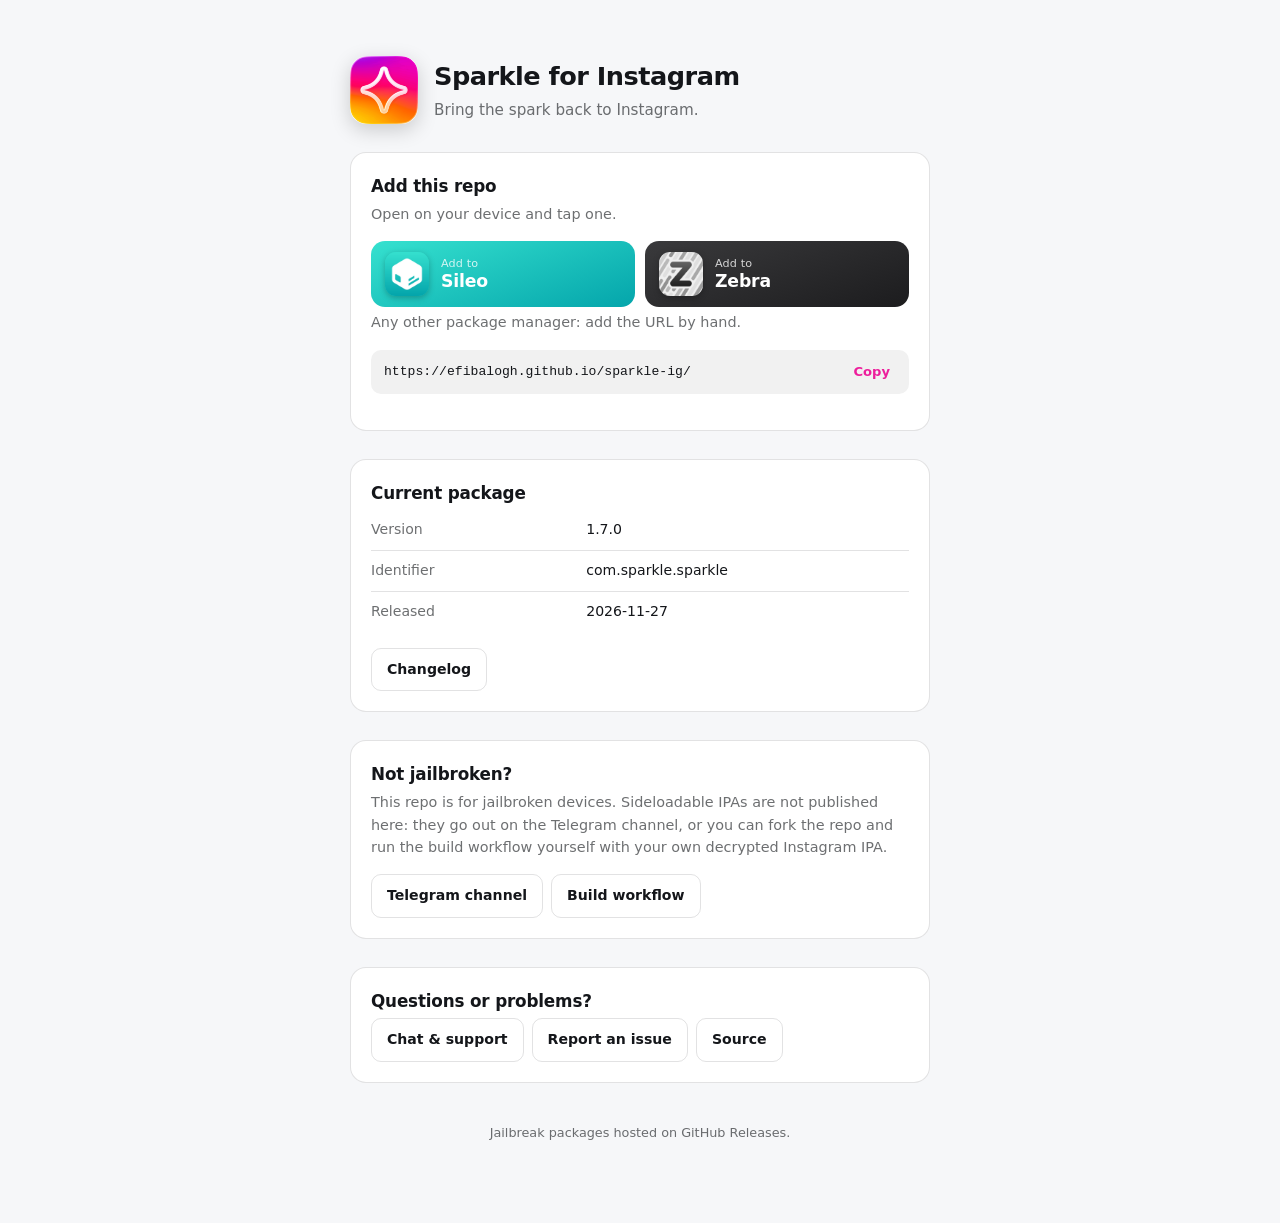
<file: index.html>
<!doctype html>
<html lang="en">
<head>
<meta charset="utf-8">
<meta name="viewport" content="width=device-width, initial-scale=1">
<title>Sparkle for Instagram</title>
<meta name="description" content="Bring the spark back to Instagram.">
<link rel="icon" href="CydiaIcon@3x.png">
<meta property="og:title" content="Sparkle for Instagram">
<meta property="og:description" content="Bring the spark back to Instagram.">
<meta property="og:image" content="https://efibalogh.github.io/sparkle-ig/icon.png">
<link rel="stylesheet" href="style.css">
</head>
<body>
<div class="wrap">

  <header>
    <img src="icon.png" alt="">
    <div>
      <h1>Sparkle for Instagram</h1>
      <p class="tagline">Bring the spark back to Instagram.</p>
    </div>
  </header>

  <div class="card">
    <h2>Add this repo</h2>
    <p>Open on your device and tap one.</p>
    <!-- Sileo strips the literal prefix "sileo://source/" and prefills the rest
         (AppDelegate -> presentAddSourceEntryField). Zebra takes the URL from
         the *path* after "/add/" (ZBSourceListTableViewController handleURL:);
         the ?url= form some sites use opens Zebra's prompt empty. -->
    <div class="stores">
      <a class="store store-sileo" href="sileo://source/https://efibalogh.github.io/sparkle-ig/">
        <img src="client-sileo.png" alt="" width="44" height="44">
        <span><small>Add to</small><strong>Sileo</strong></span>
      </a>
      <a class="store store-zebra" href="zbra://sources/add/https://efibalogh.github.io/sparkle-ig/">
        <img src="client-zebra.png" alt="" width="44" height="44">
        <span><small>Add to</small><strong>Zebra</strong></span>
      </a>
    </div>
    <p class="hint">Any other package manager: add the URL by hand.</p>
    <div class="url">
      <code id="repo-url">https://efibalogh.github.io/sparkle-ig/</code>
      <button type="button" onclick="copyURL(this)">Copy</button>
    </div>
  </div>

  <div class="card">
    <h2>Current package</h2>
    <table>
      <tr><td>Version</td><td>1.7.0</td></tr>
      <tr><td>Identifier</td><td>com.sparkle.sparkle</td></tr>
      <tr><td>Released</td><td>2026-11-27</td></tr>
    </table>
    <div class="row" style="margin-top:16px">
      <a class="btn ghost" href="changelog.html">Changelog</a>
    </div>
  </div>

  <div class="card">
    <h2>Not jailbroken?</h2>
    <p>This repo is for jailbroken devices. Sideloadable IPAs are not published
       here: they go out on the Telegram channel, or you can fork the repo and
       run the build workflow yourself with your own decrypted Instagram IPA.</p>
    <div class="row">
      <a class="btn ghost" href="https://t.me/sparkle_ig">Telegram channel</a>
      <a class="btn ghost" href="https://github.com/efibalogh/sparkle-ig/actions/workflows/buildapp.yml">Build workflow</a>
    </div>
  </div>

  <div class="card">
    <h2>Questions or problems?</h2>
    <div class="row">
      <a class="btn ghost" href="https://t.me/+f-Xo21HnfCY3NmE0">Chat &amp; support</a>
      <a class="btn ghost" href="https://github.com/efibalogh/sparkle-ig/issues/new/choose">Report an issue</a>
      <a class="btn ghost" href="https://github.com/efibalogh/sparkle-ig">Source</a>
    </div>
  </div>

  <footer>Jailbreak packages hosted on GitHub Releases.</footer>
</div>

<script>
function copyURL(btn) {
  navigator.clipboard.writeText(document.getElementById('repo-url').textContent.trim())
    .then(function () {
      var old = btn.textContent;
      btn.textContent = 'Copied';
      setTimeout(function () { btn.textContent = old; }, 1400);
    });
}
</script>
</body>
</html>
</file>
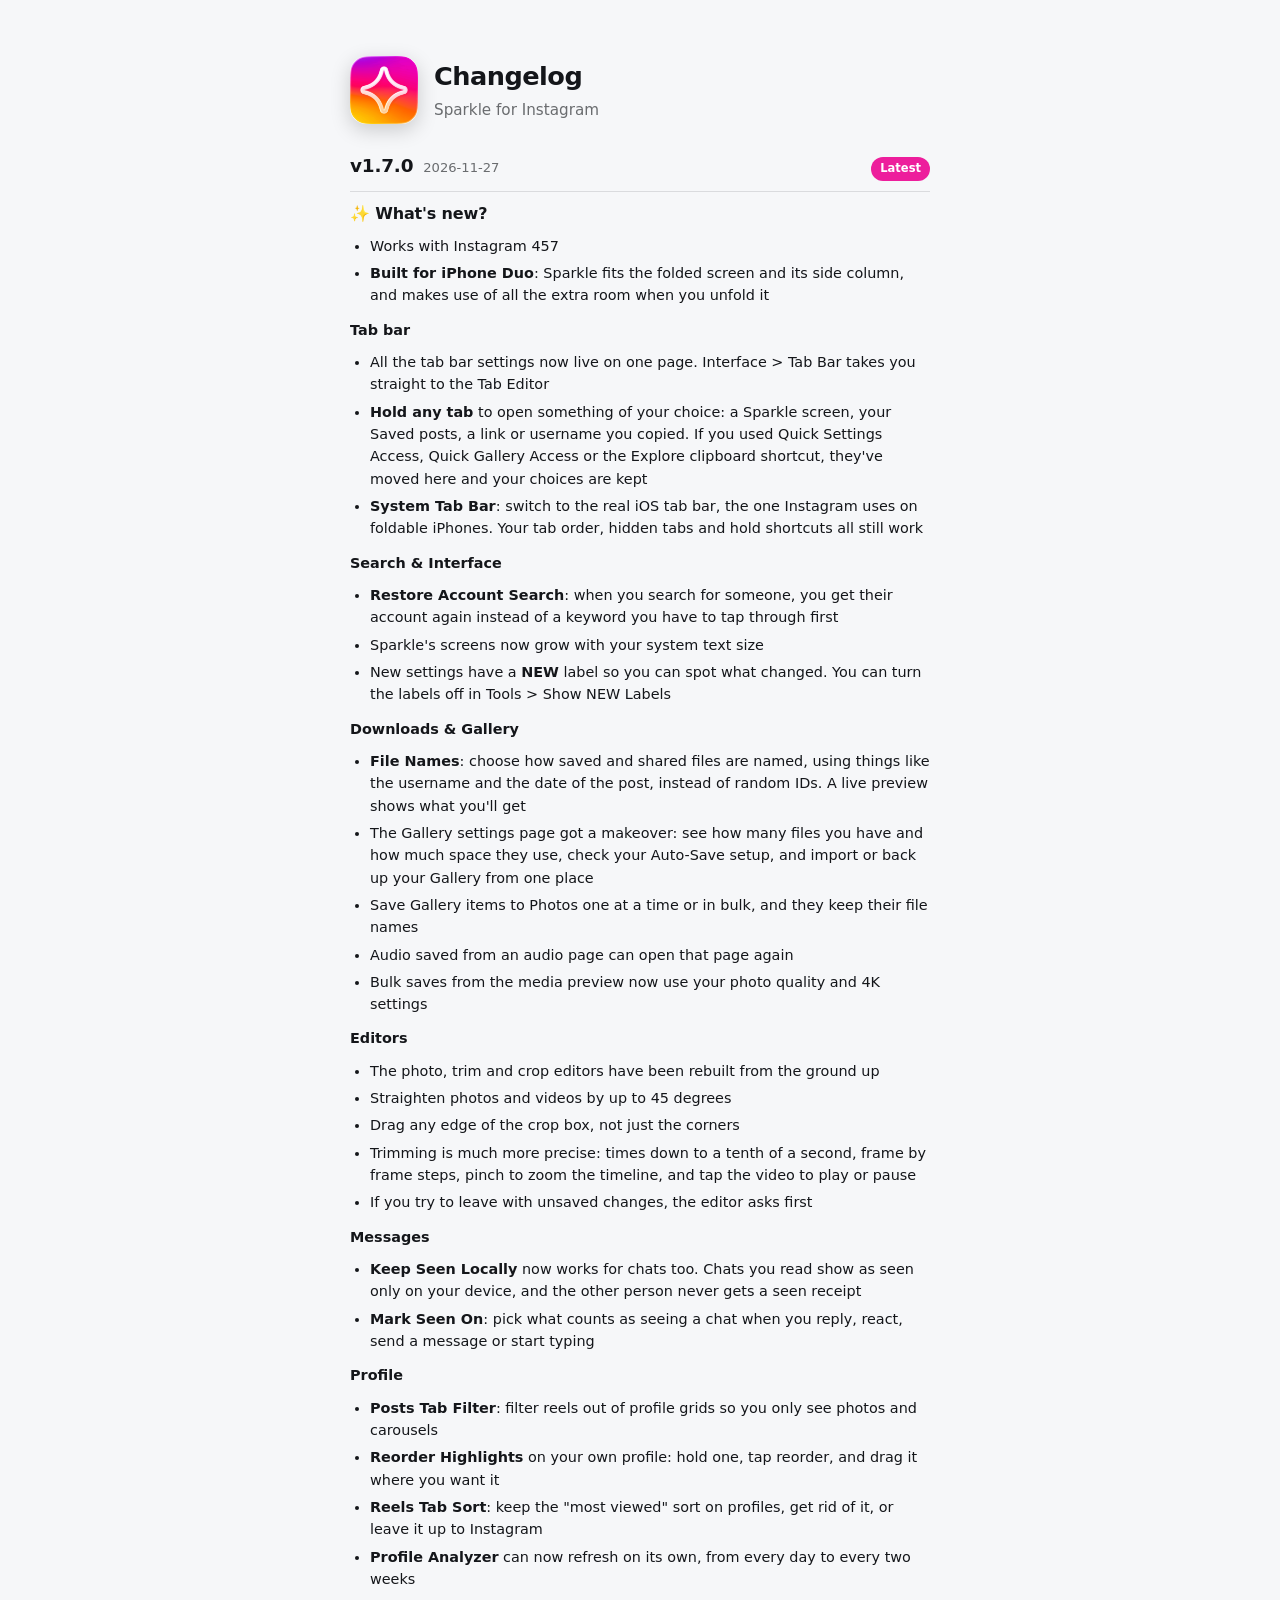
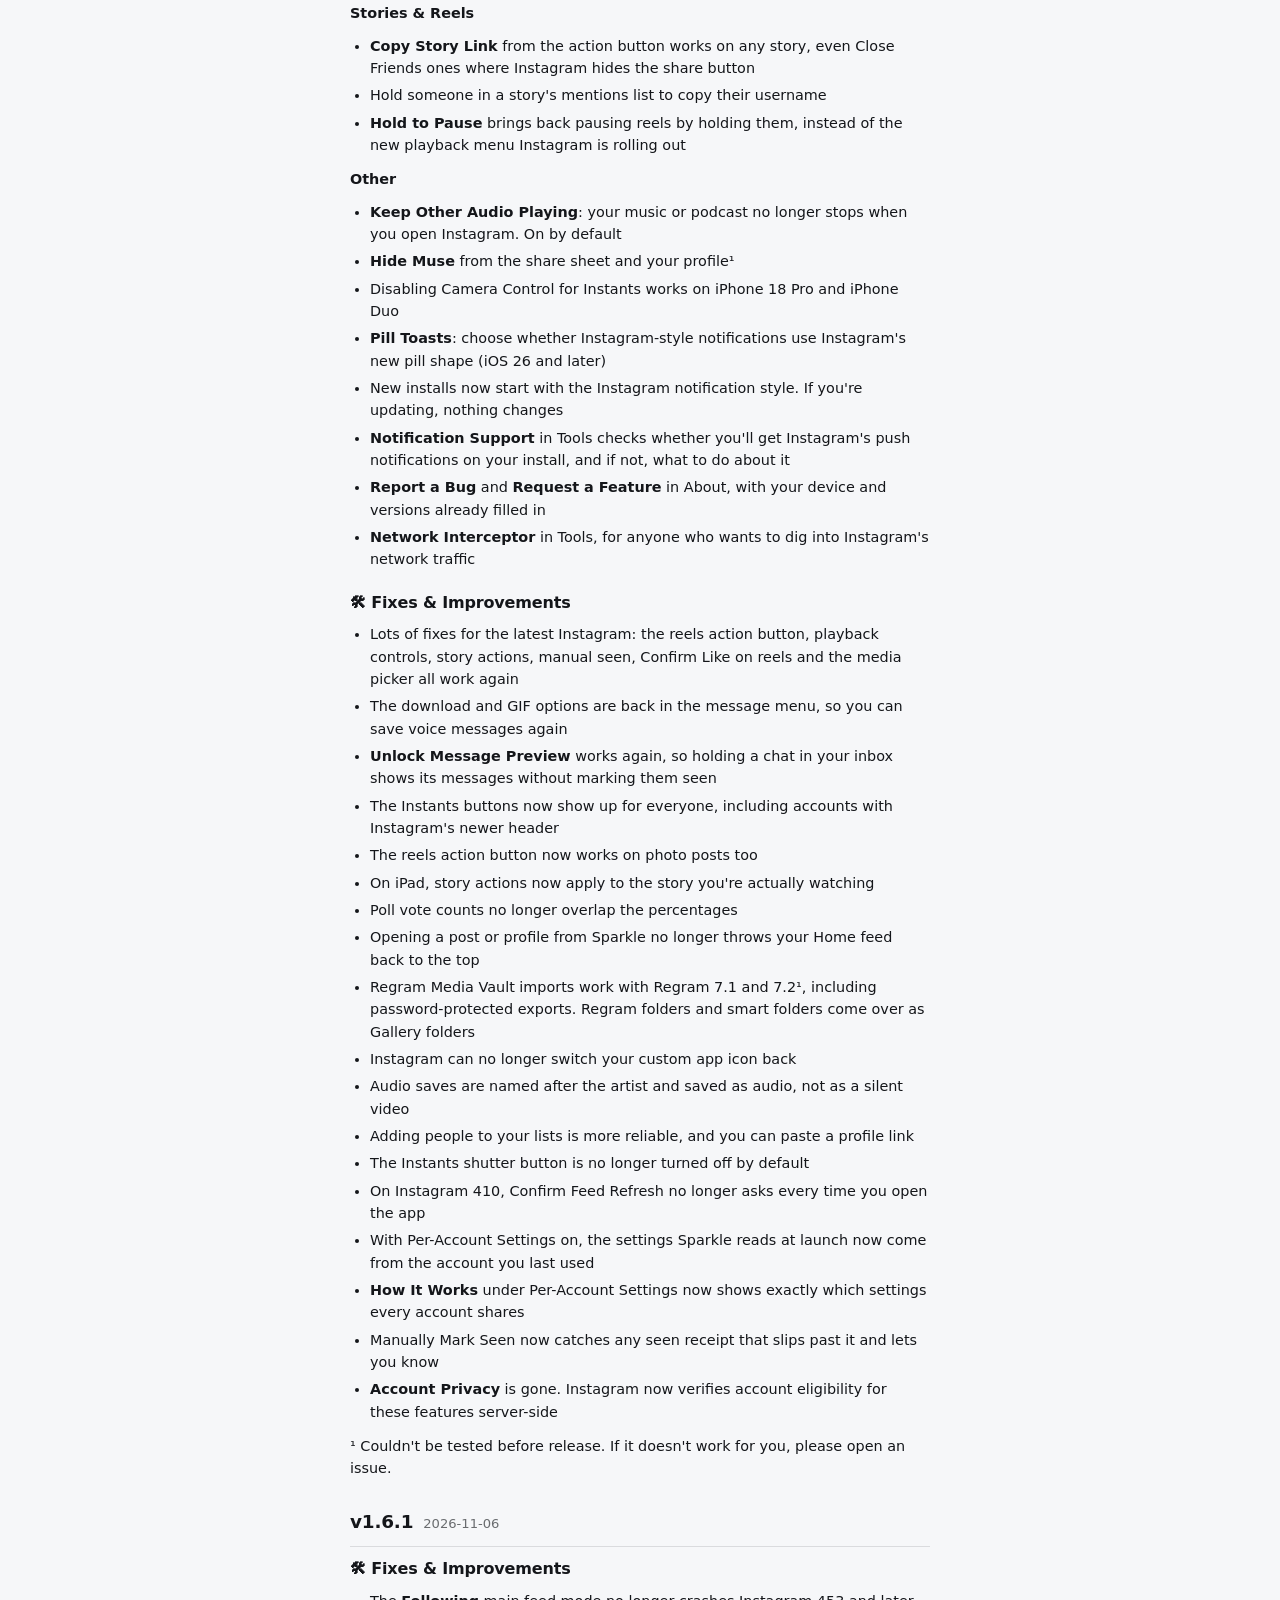
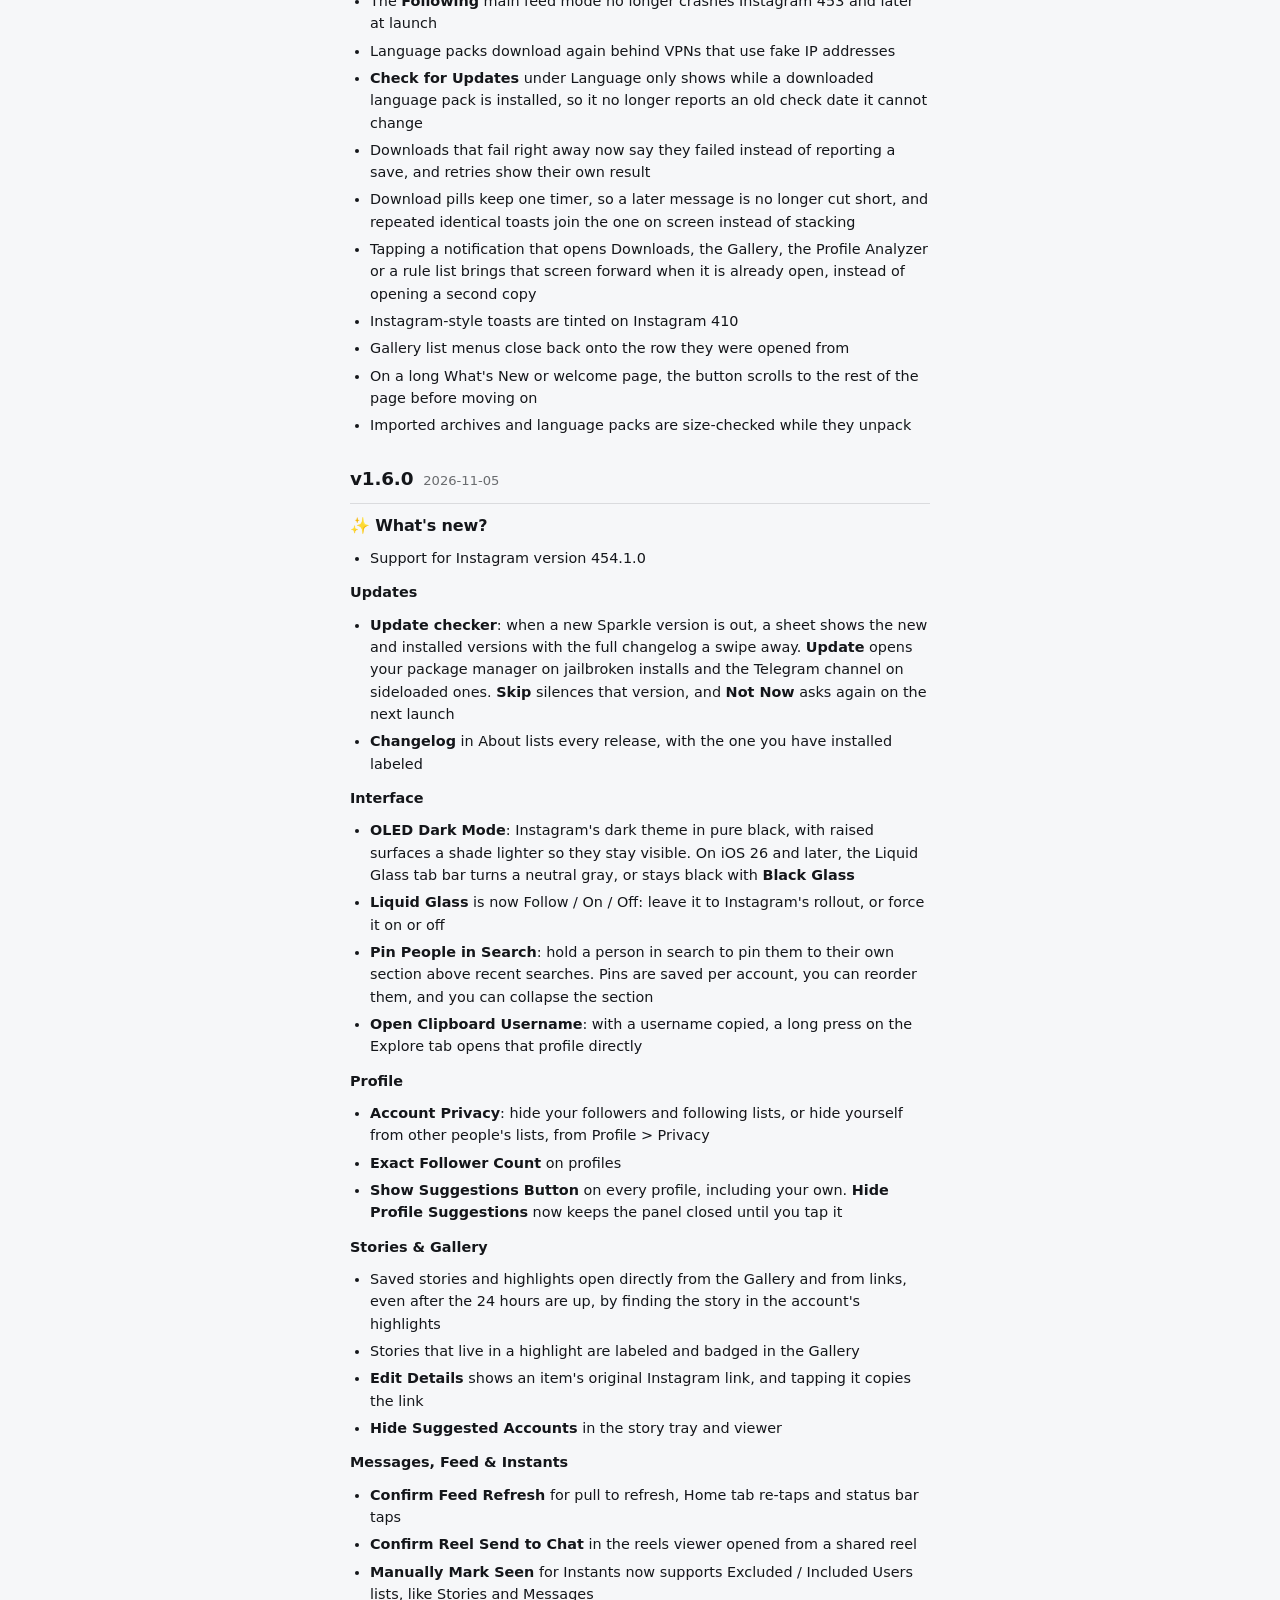
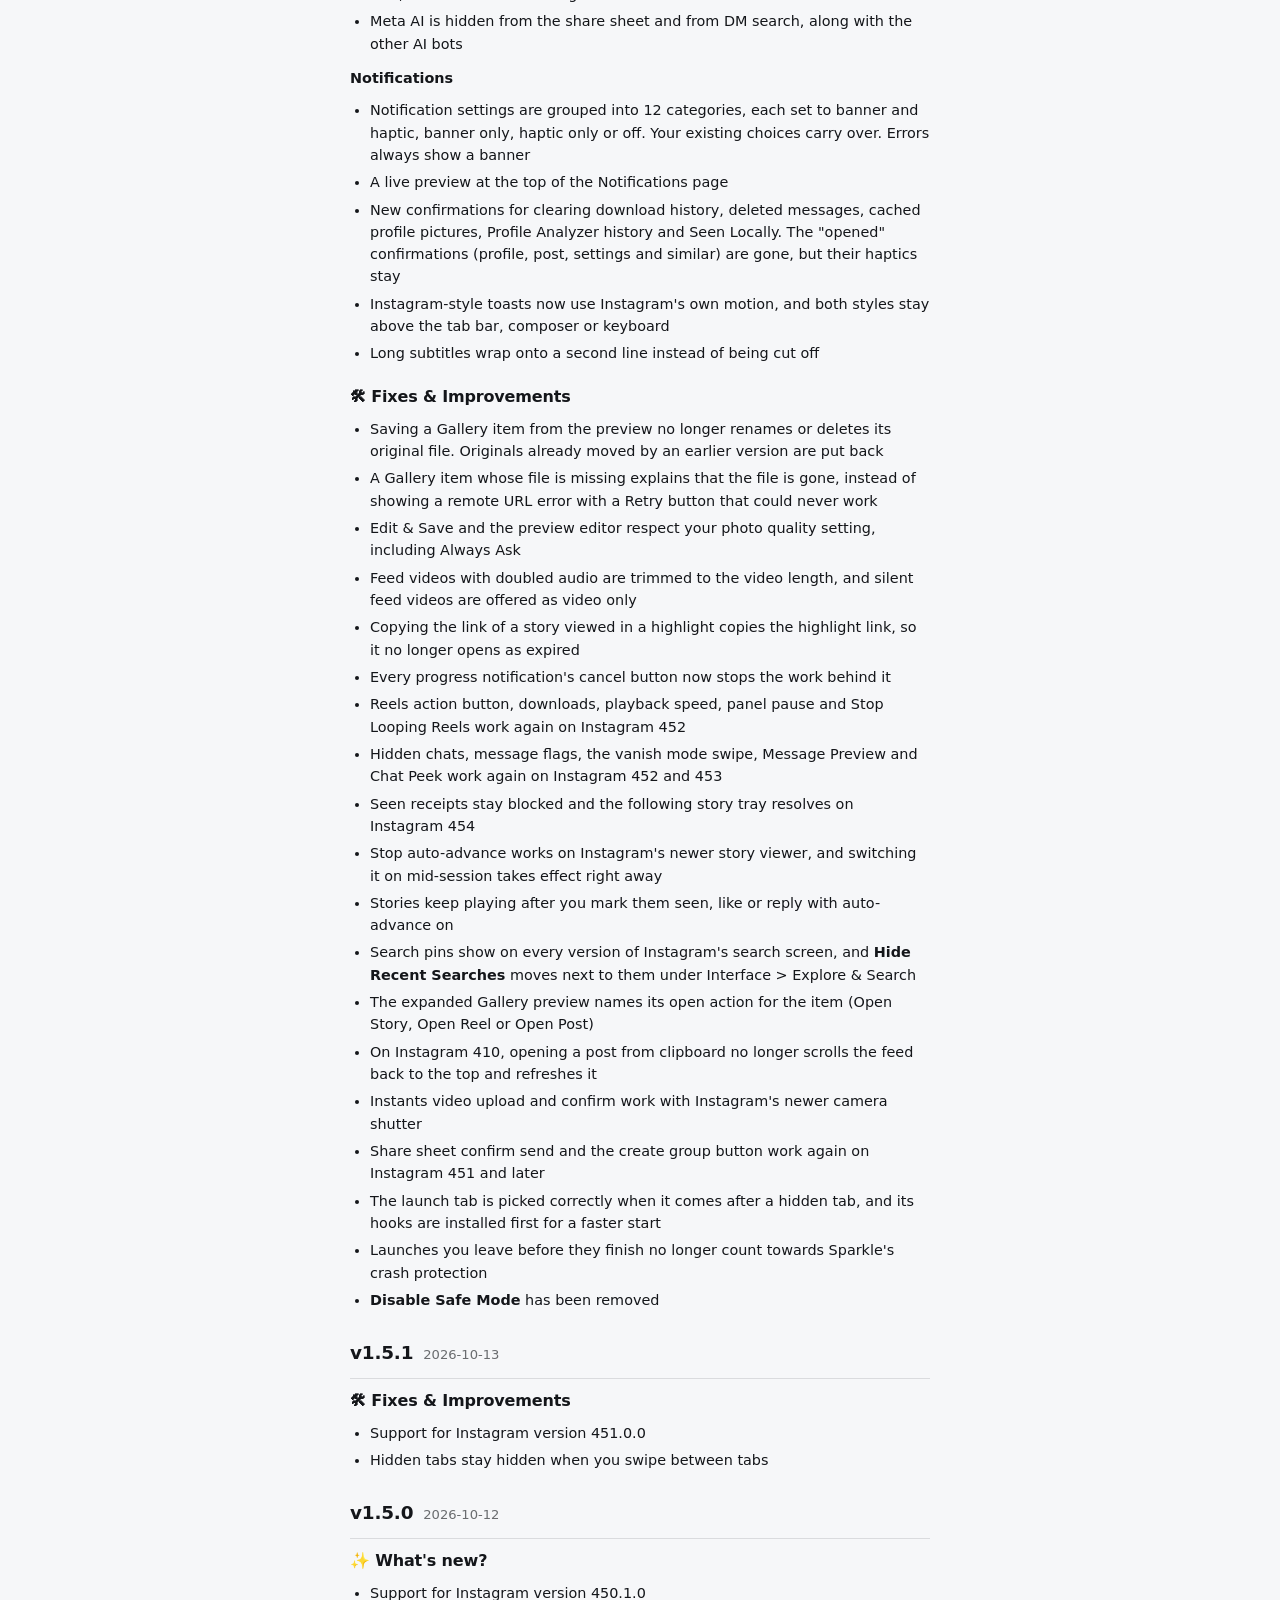
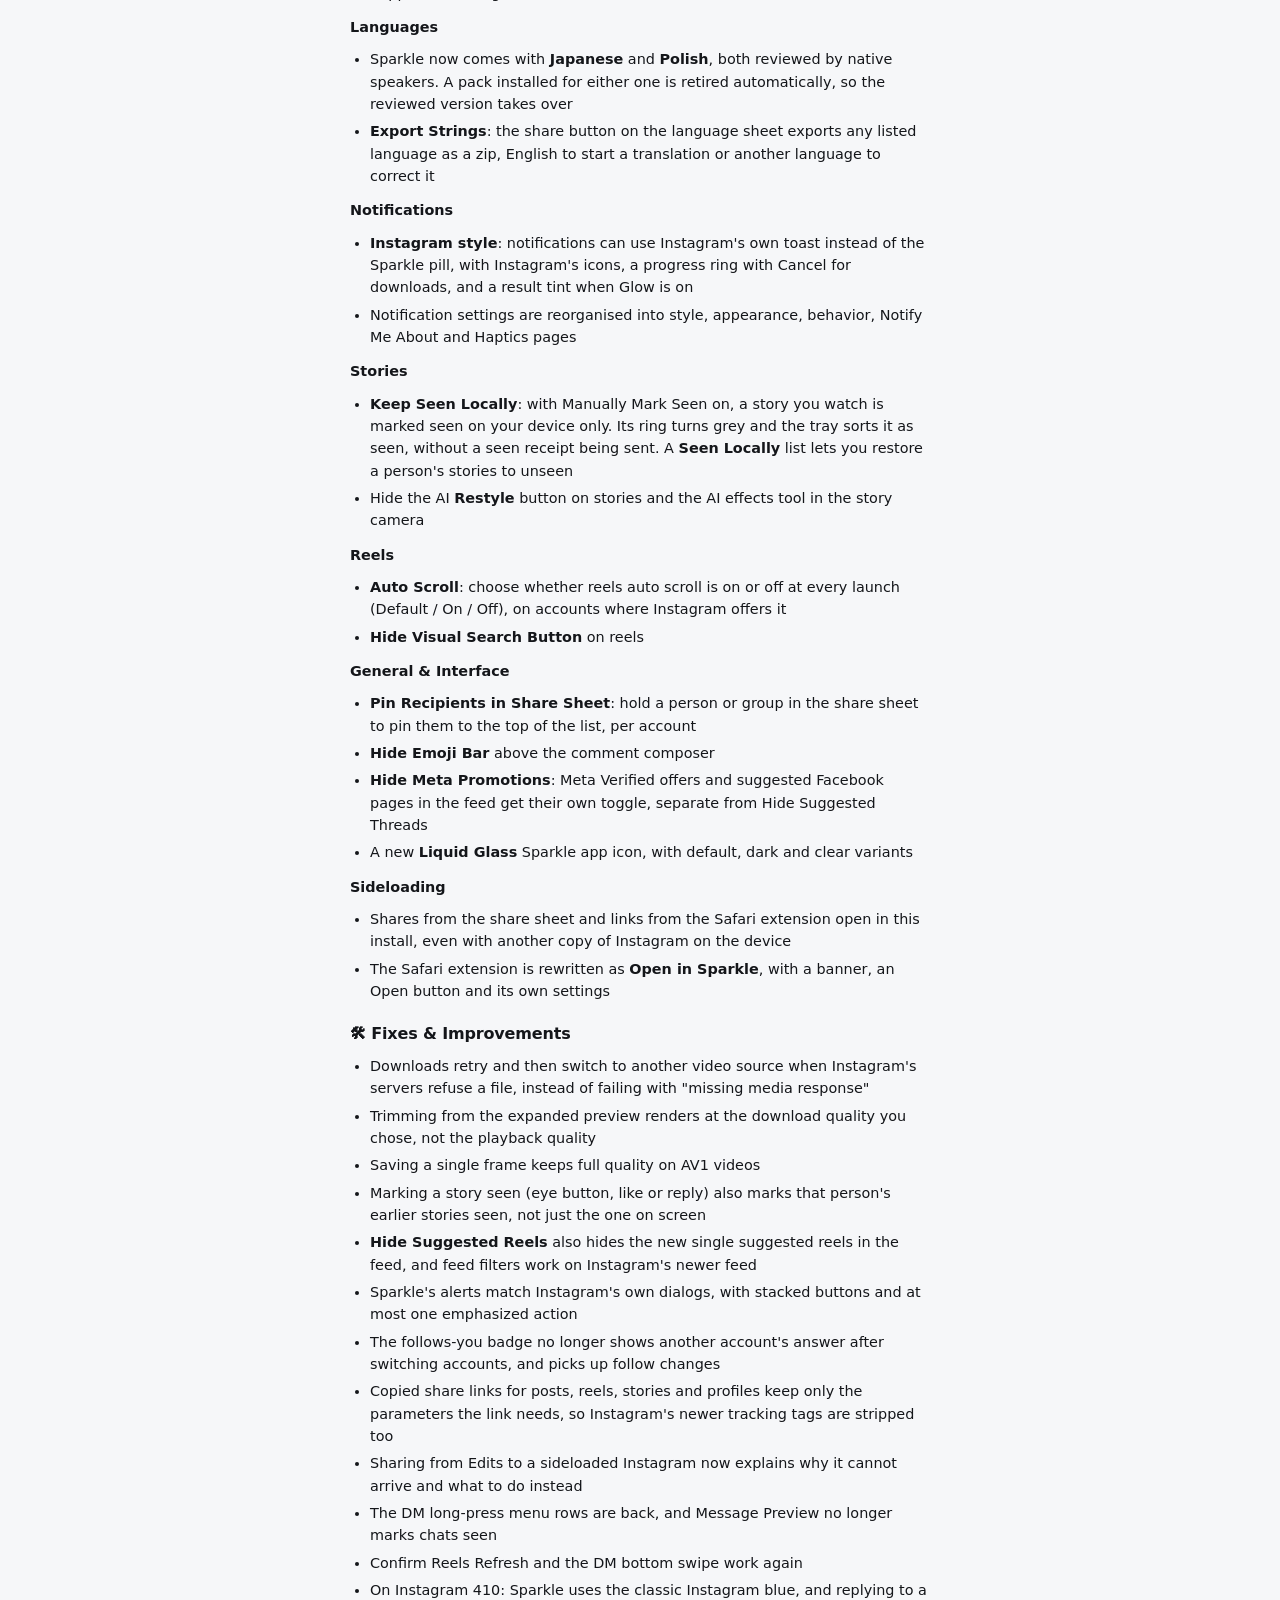
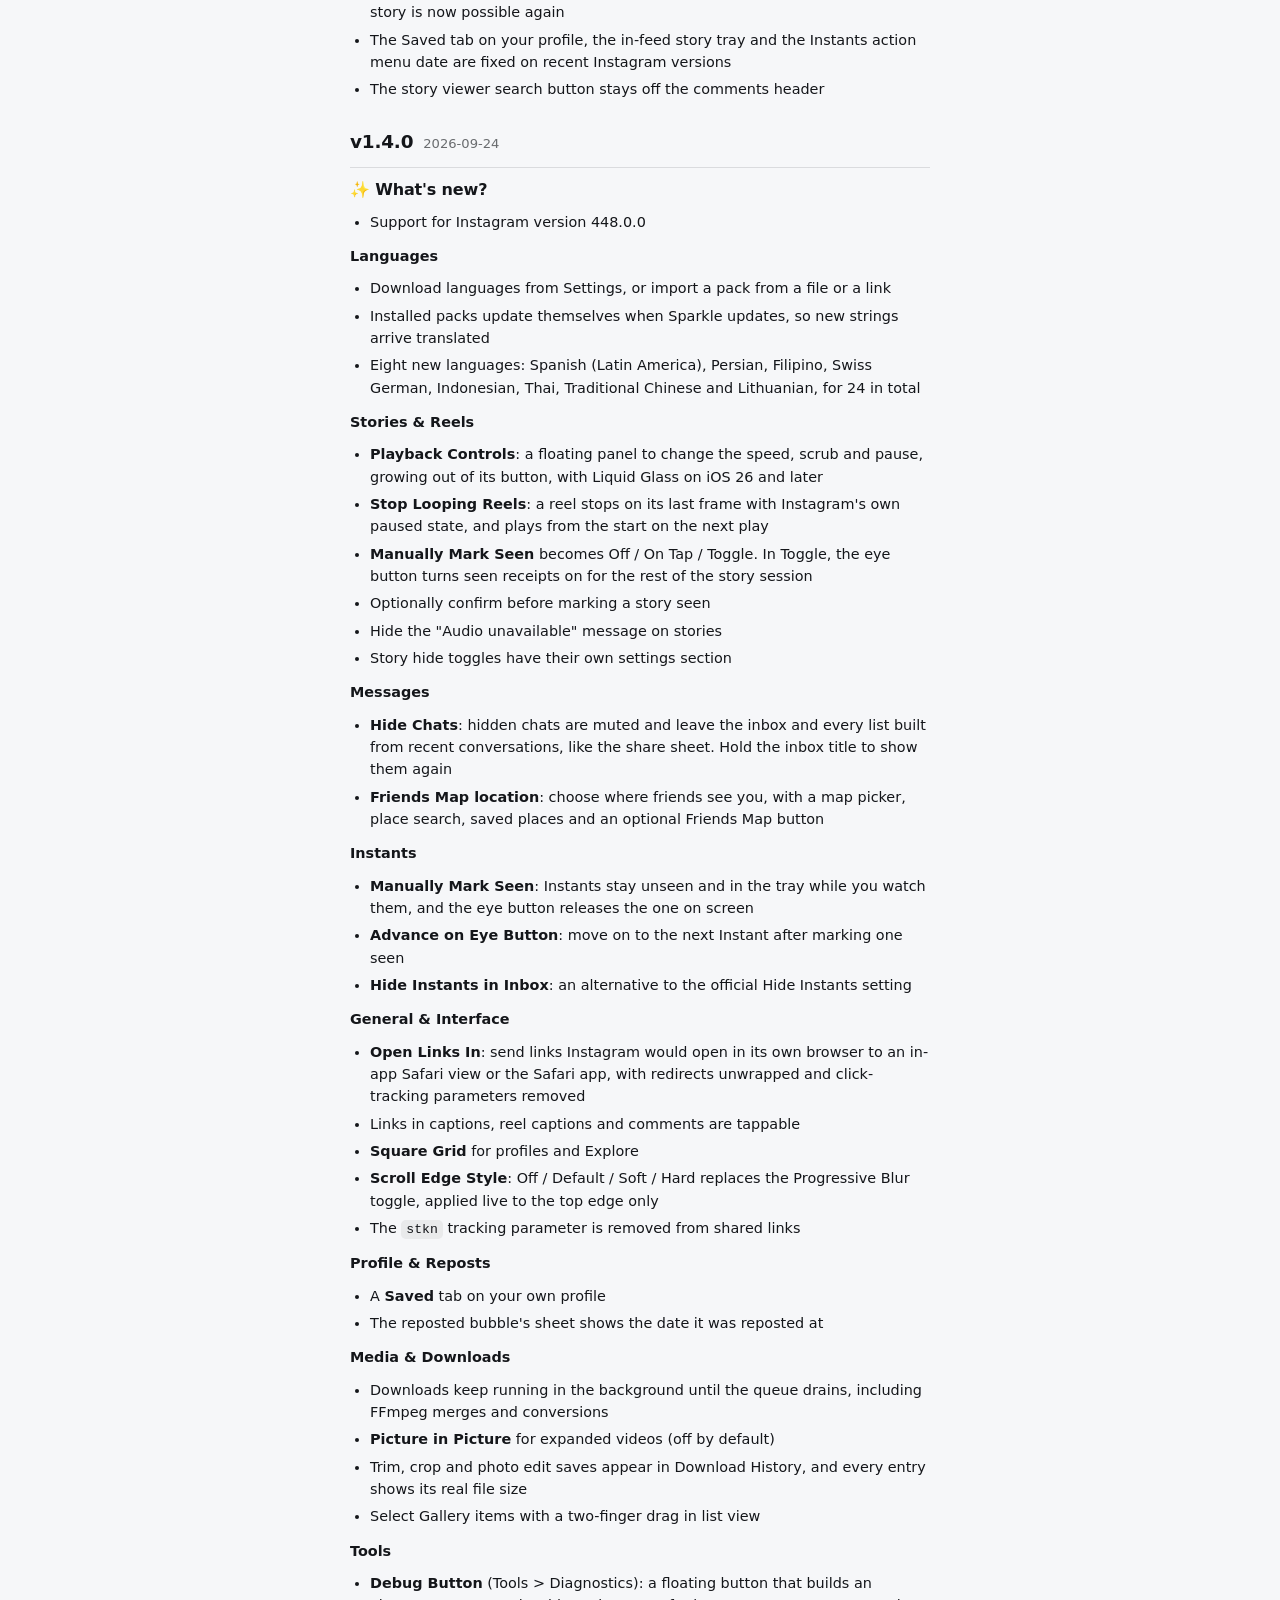
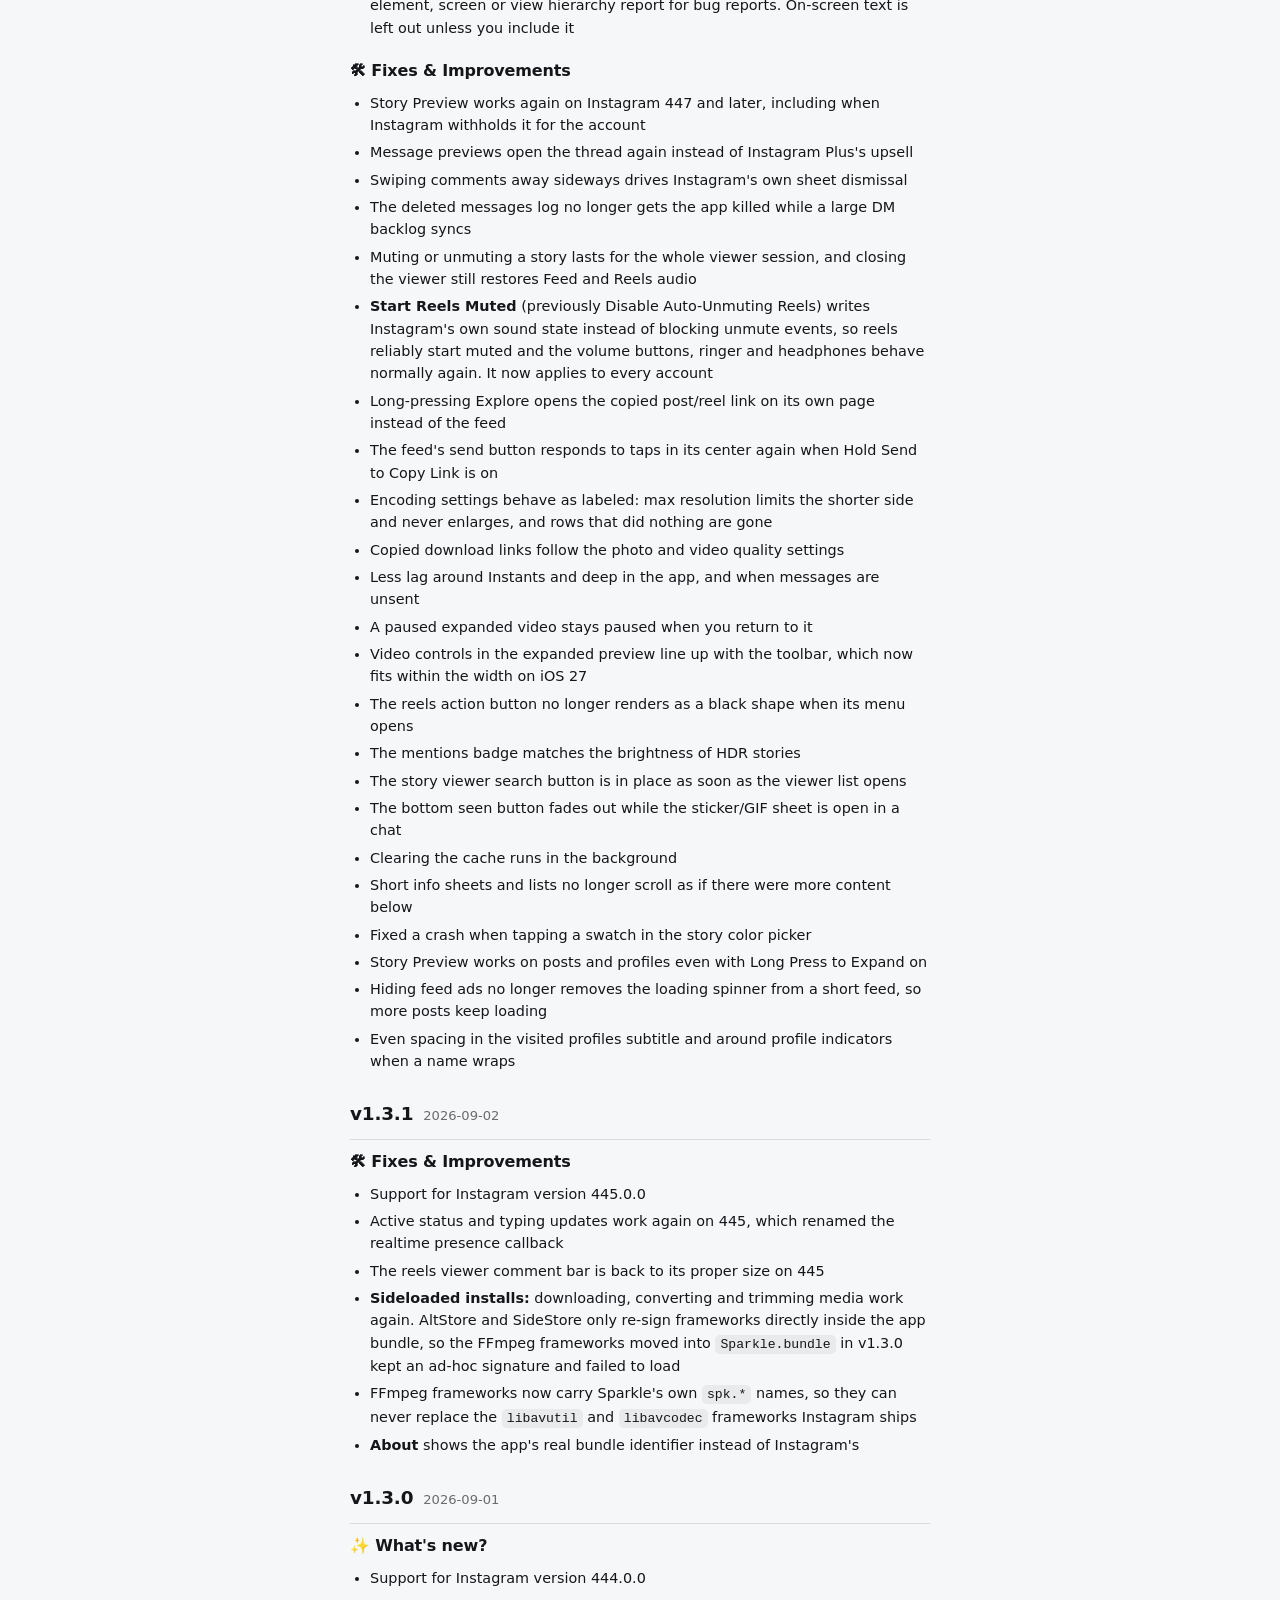
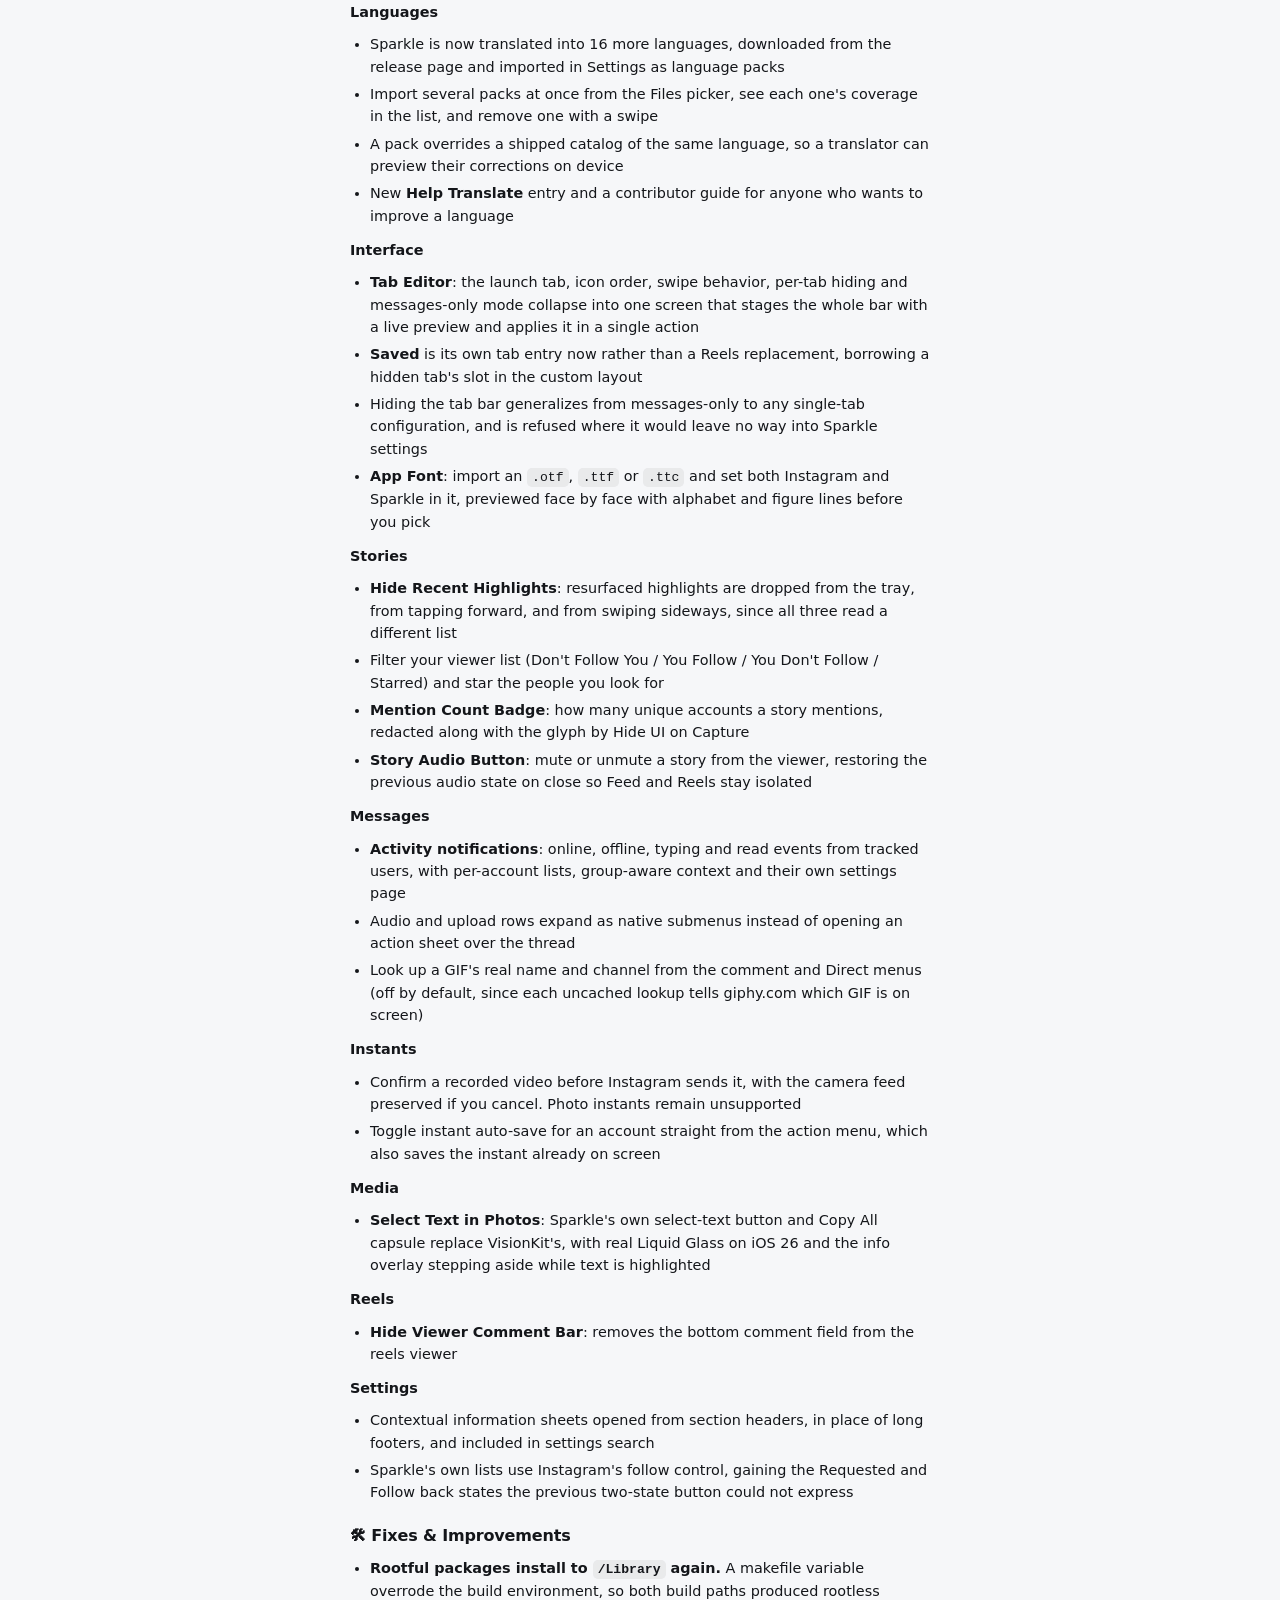
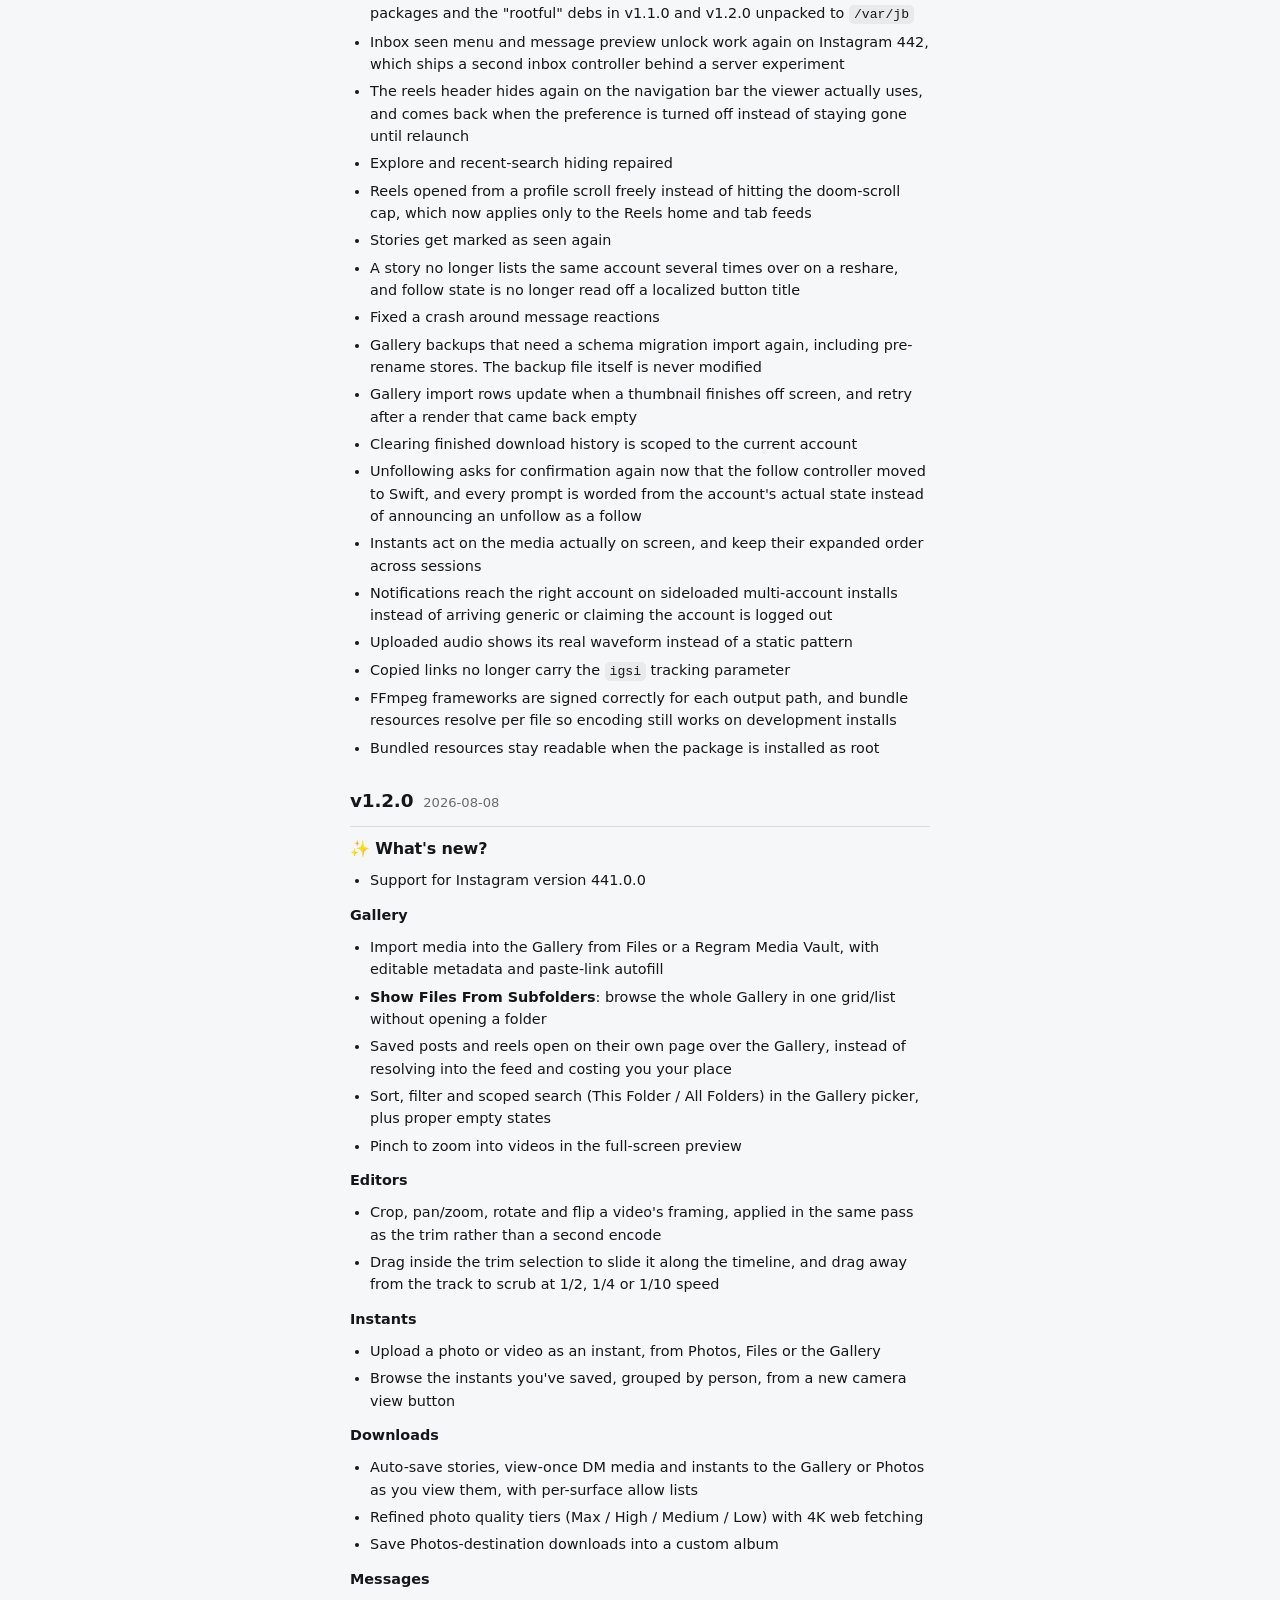
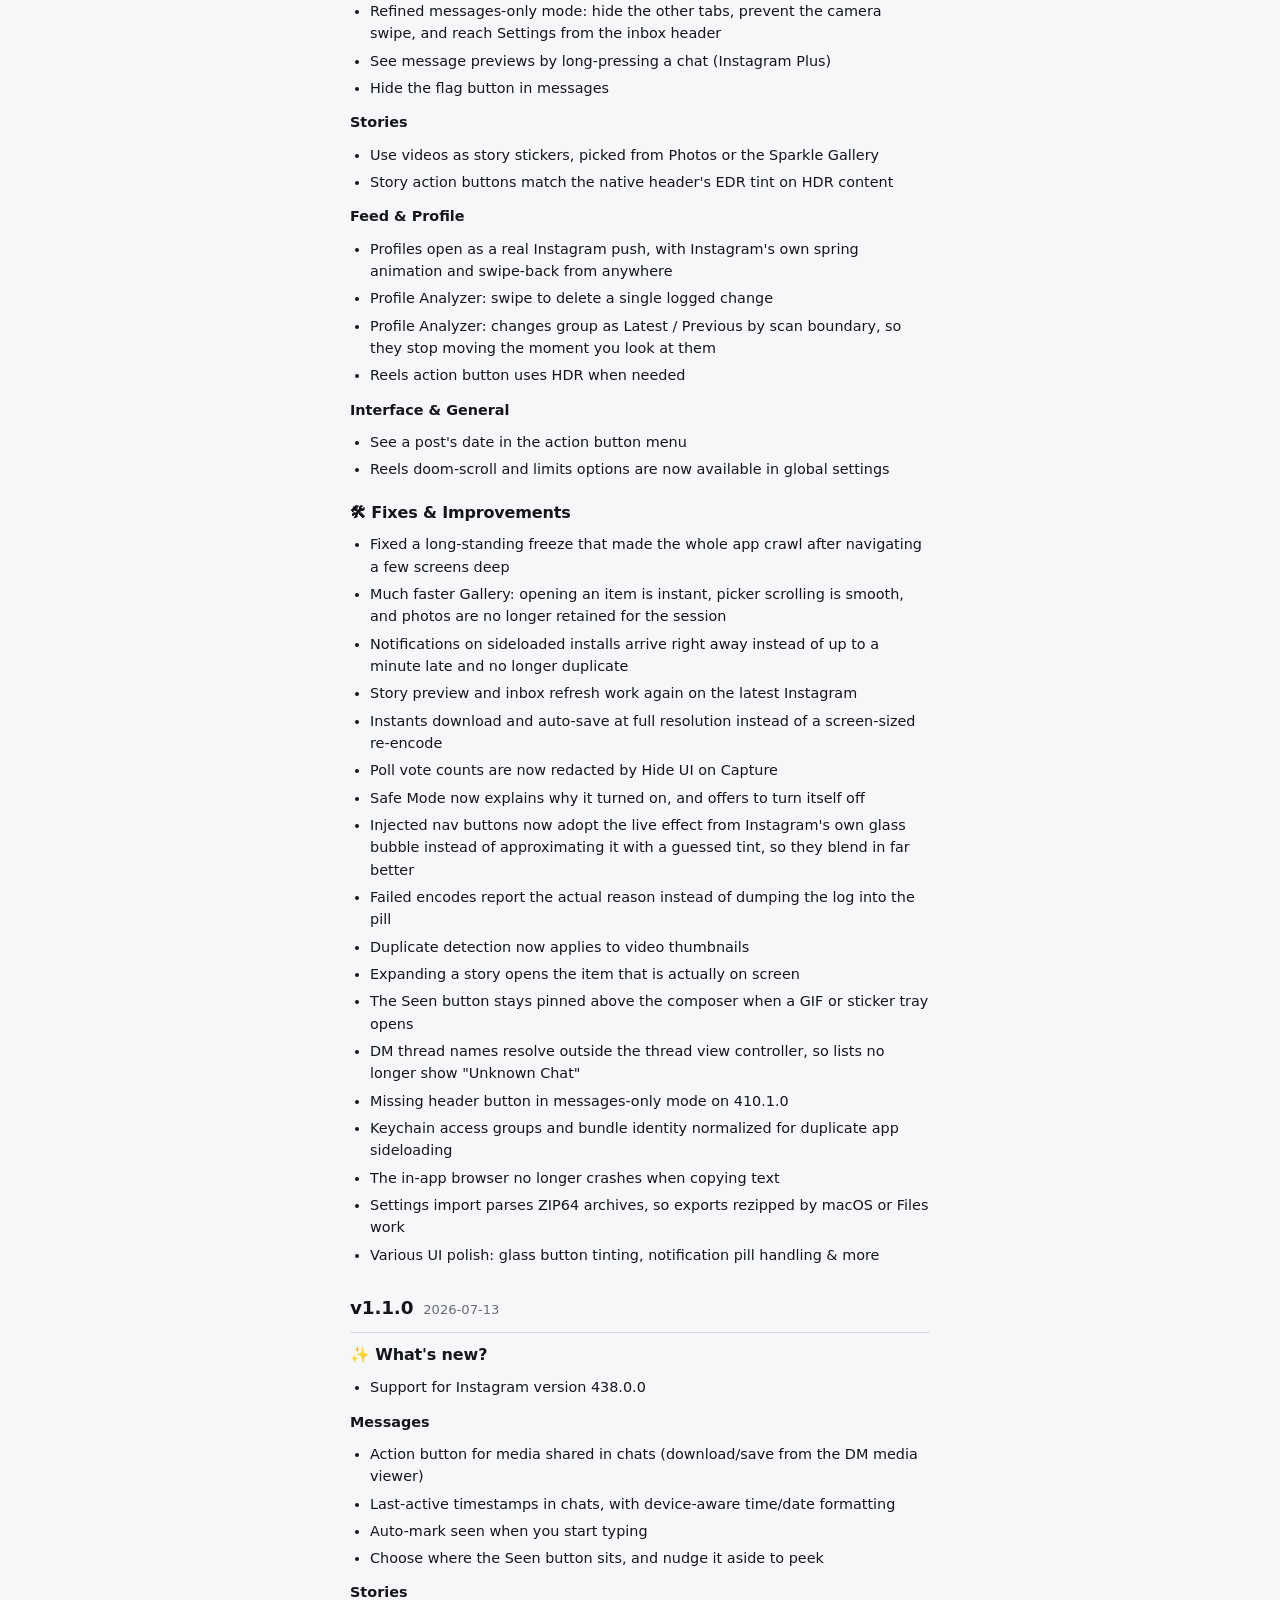
<file: changelog.html>
<!doctype html>
<html lang="en">
<head>
<meta charset="utf-8">
<meta name="viewport" content="width=device-width, initial-scale=1">
<title>Sparkle for Instagram — Changelog</title>
<link rel="icon" href="CydiaIcon@3x.png">
<link rel="stylesheet" href="style.css">
</head>
<body>
<div class="wrap">

  <header>
    <img src="icon.png" alt="">
    <div>
      <h1>Changelog</h1>
      <p class="tagline">Sparkle for Instagram</p>
    </div>
  </header>

  <section class="rel">
    <div class="rel-head">
      <h2>v1.7.0</h2>
      <span class="date">2026-11-27</span>
      <span class="pill">Latest</span>
    </div>
    <div class="notes">
<h2>✨ What's new?</h2>
<ul>
<li>Works with Instagram 457</li>
<li><strong>Built for iPhone Duo</strong>: Sparkle fits the folded screen and its side column, and makes use of all the extra room when you unfold it</li>
</ul>
<p><strong>Tab bar</strong></p>
<ul>
<li>All the tab bar settings now live on one page. Interface &gt; Tab Bar takes you straight to the Tab Editor</li>
<li><strong>Hold any tab</strong> to open something of your choice: a Sparkle screen, your Saved posts, a link or username you copied. If you used Quick Settings Access, Quick Gallery Access or the Explore clipboard shortcut, they've moved here and your choices are kept</li>
<li><strong>System Tab Bar</strong>: switch to the real iOS tab bar, the one Instagram uses on foldable iPhones. Your tab order, hidden tabs and hold shortcuts all still work</li>
</ul>
<p><strong>Search &amp; Interface</strong></p>
<ul>
<li><strong>Restore Account Search</strong>: when you search for someone, you get their account again instead of a keyword you have to tap through first</li>
<li>Sparkle's screens now grow with your system text size</li>
<li>New settings have a <strong>NEW</strong> label so you can spot what changed. You can turn the labels off in Tools &gt; Show NEW Labels</li>
</ul>
<p><strong>Downloads &amp; Gallery</strong></p>
<ul>
<li><strong>File Names</strong>: choose how saved and shared files are named, using things like the username and the date of the post, instead of random IDs. A live preview shows what you'll get</li>
<li>The Gallery settings page got a makeover: see how many files you have and how much space they use, check your Auto-Save setup, and import or back up your Gallery from one place</li>
<li>Save Gallery items to Photos one at a time or in bulk, and they keep their file names</li>
<li>Audio saved from an audio page can open that page again</li>
<li>Bulk saves from the media preview now use your photo quality and 4K settings</li>
</ul>
<p><strong>Editors</strong></p>
<ul>
<li>The photo, trim and crop editors have been rebuilt from the ground up</li>
<li>Straighten photos and videos by up to 45 degrees</li>
<li>Drag any edge of the crop box, not just the corners</li>
<li>Trimming is much more precise: times down to a tenth of a second, frame by frame steps, pinch to zoom the timeline, and tap the video to play or pause</li>
<li>If you try to leave with unsaved changes, the editor asks first</li>
</ul>
<p><strong>Messages</strong></p>
<ul>
<li><strong>Keep Seen Locally</strong> now works for chats too. Chats you read show as seen only on your device, and the other person never gets a seen receipt</li>
<li><strong>Mark Seen On</strong>: pick what counts as seeing a chat when you reply, react, send a message or start typing</li>
</ul>
<p><strong>Profile</strong></p>
<ul>
<li><strong>Posts Tab Filter</strong>: filter reels out of profile grids so you only see photos and carousels</li>
<li><strong>Reorder Highlights</strong> on your own profile: hold one, tap reorder, and drag it where you want it</li>
<li><strong>Reels Tab Sort</strong>: keep the "most viewed" sort on profiles, get rid of it, or leave it up to Instagram</li>
<li><strong>Profile Analyzer</strong> can now refresh on its own, from every day to every two weeks</li>
</ul>
<p><strong>Stories &amp; Reels</strong></p>
<ul>
<li><strong>Copy Story Link</strong> from the action button works on any story, even Close Friends ones where Instagram hides the share button</li>
<li>Hold someone in a story's mentions list to copy their username</li>
<li><strong>Hold to Pause</strong> brings back pausing reels by holding them, instead of the new playback menu Instagram is rolling out</li>
</ul>
<p><strong>Other</strong></p>
<ul>
<li><strong>Keep Other Audio Playing</strong>: your music or podcast no longer stops when you open Instagram. On by default</li>
<li><strong>Hide Muse</strong> from the share sheet and your profile¹</li>
<li>Disabling Camera Control for Instants works on iPhone 18 Pro and iPhone Duo</li>
<li><strong>Pill Toasts</strong>: choose whether Instagram-style notifications use Instagram's new pill shape (iOS 26 and later)</li>
<li>New installs now start with the Instagram notification style. If you're updating, nothing changes</li>
<li><strong>Notification Support</strong> in Tools checks whether you'll get Instagram's push notifications on your install, and if not, what to do about it</li>
<li><strong>Report a Bug</strong> and <strong>Request a Feature</strong> in About, with your device and versions already filled in</li>
<li><strong>Network Interceptor</strong> in Tools, for anyone who wants to dig into Instagram's network traffic</li>
</ul>
<h2>🛠 Fixes &amp; Improvements</h2>
<ul>
<li>Lots of fixes for the latest Instagram: the reels action button, playback controls, story actions, manual seen, Confirm Like on reels and the media picker all work again</li>
<li>The download and GIF options are back in the message menu, so you can save voice messages again</li>
<li><strong>Unlock Message Preview</strong> works again, so holding a chat in your inbox shows its messages without marking them seen</li>
<li>The Instants buttons now show up for everyone, including accounts with Instagram's newer header</li>
<li>The reels action button now works on photo posts too</li>
<li>On iPad, story actions now apply to the story you're actually watching</li>
<li>Poll vote counts no longer overlap the percentages</li>
<li>Opening a post or profile from Sparkle no longer throws your Home feed back to the top</li>
<li>Regram Media Vault imports work with Regram 7.1 and 7.2¹, including password-protected exports. Regram folders and smart folders come over as Gallery folders</li>
<li>Instagram can no longer switch your custom app icon back</li>
<li>Audio saves are named after the artist and saved as audio, not as a silent video</li>
<li>Adding people to your lists is more reliable, and you can paste a profile link</li>
<li>The Instants shutter button is no longer turned off by default</li>
<li>On Instagram 410, Confirm Feed Refresh no longer asks every time you open the app</li>
<li>With Per-Account Settings on, the settings Sparkle reads at launch now come from the account you last used</li>
<li><strong>How It Works</strong> under Per-Account Settings now shows exactly which settings every account shares</li>
<li>Manually Mark Seen now catches any seen receipt that slips past it and lets you know</li>
<li><strong>Account Privacy</strong> is gone. Instagram now verifies account eligibility for these features server-side</li>
</ul>
<p>¹ Couldn't be tested before release. If it doesn't work for you, please open an issue.</p>
    </div>
  </section>
  <section class="rel">
    <div class="rel-head">
      <h2>v1.6.1</h2>
      <span class="date">2026-11-06</span>
    </div>
    <div class="notes">
<h2>🛠 Fixes &amp; Improvements</h2>
<ul>
<li>The <strong>Following</strong> main feed mode no longer crashes Instagram 453 and later at launch</li>
<li>Language packs download again behind VPNs that use fake IP addresses</li>
<li><strong>Check for Updates</strong> under Language only shows while a downloaded language pack is installed, so it no longer reports an old check date it cannot change</li>
<li>Downloads that fail right away now say they failed instead of reporting a save, and retries show their own result</li>
<li>Download pills keep one timer, so a later message is no longer cut short, and repeated identical toasts join the one on screen instead of stacking</li>
<li>Tapping a notification that opens Downloads, the Gallery, the Profile Analyzer or a rule list brings that screen forward when it is already open, instead of opening a second copy</li>
<li>Instagram-style toasts are tinted on Instagram 410</li>
<li>Gallery list menus close back onto the row they were opened from</li>
<li>On a long What's New or welcome page, the button scrolls to the rest of the page before moving on</li>
<li>Imported archives and language packs are size-checked while they unpack</li>
</ul>
    </div>
  </section>
  <section class="rel">
    <div class="rel-head">
      <h2>v1.6.0</h2>
      <span class="date">2026-11-05</span>
    </div>
    <div class="notes">
<h2>✨ What's new?</h2>
<ul>
<li>Support for Instagram version 454.1.0</li>
</ul>
<p><strong>Updates</strong></p>
<ul>
<li><strong>Update checker</strong>: when a new Sparkle version is out, a sheet shows the new and installed versions with the full changelog a swipe away. <strong>Update</strong> opens your package manager on jailbroken installs and the Telegram channel on sideloaded ones. <strong>Skip</strong> silences that version, and <strong>Not Now</strong> asks again on the next launch</li>
<li><strong>Changelog</strong> in About lists every release, with the one you have installed labeled</li>
</ul>
<p><strong>Interface</strong></p>
<ul>
<li><strong>OLED Dark Mode</strong>: Instagram's dark theme in pure black, with raised surfaces a shade lighter so they stay visible. On iOS 26 and later, the Liquid Glass tab bar turns a neutral gray, or stays black with <strong>Black Glass</strong></li>
<li><strong>Liquid Glass</strong> is now Follow / On / Off: leave it to Instagram's rollout, or force it on or off</li>
<li><strong>Pin People in Search</strong>: hold a person in search to pin them to their own section above recent searches. Pins are saved per account, you can reorder them, and you can collapse the section</li>
<li><strong>Open Clipboard Username</strong>: with a username copied, a long press on the Explore tab opens that profile directly</li>
</ul>
<p><strong>Profile</strong></p>
<ul>
<li><strong>Account Privacy</strong>: hide your followers and following lists, or hide yourself from other people's lists, from Profile &gt; Privacy</li>
<li><strong>Exact Follower Count</strong> on profiles</li>
<li><strong>Show Suggestions Button</strong> on every profile, including your own. <strong>Hide Profile Suggestions</strong> now keeps the panel closed until you tap it</li>
</ul>
<p><strong>Stories &amp; Gallery</strong></p>
<ul>
<li>Saved stories and highlights open directly from the Gallery and from links, even after the 24 hours are up, by finding the story in the account's highlights</li>
<li>Stories that live in a highlight are labeled and badged in the Gallery</li>
<li><strong>Edit Details</strong> shows an item's original Instagram link, and tapping it copies the link</li>
<li><strong>Hide Suggested Accounts</strong> in the story tray and viewer</li>
</ul>
<p><strong>Messages, Feed &amp; Instants</strong></p>
<ul>
<li><strong>Confirm Feed Refresh</strong> for pull to refresh, Home tab re-taps and status bar taps</li>
<li><strong>Confirm Reel Send to Chat</strong> in the reels viewer opened from a shared reel</li>
<li><strong>Manually Mark Seen</strong> for Instants now supports Excluded / Included Users lists, like Stories and Messages</li>
<li>Meta AI is hidden from the share sheet and from DM search, along with the other AI bots</li>
</ul>
<p><strong>Notifications</strong></p>
<ul>
<li>Notification settings are grouped into 12 categories, each set to banner and haptic, banner only, haptic only or off. Your existing choices carry over. Errors always show a banner</li>
<li>A live preview at the top of the Notifications page</li>
<li>New confirmations for clearing download history, deleted messages, cached profile pictures, Profile Analyzer history and Seen Locally. The "opened" confirmations (profile, post, settings and similar) are gone, but their haptics stay</li>
<li>Instagram-style toasts now use Instagram's own motion, and both styles stay above the tab bar, composer or keyboard</li>
<li>Long subtitles wrap onto a second line instead of being cut off</li>
</ul>
<h2>🛠 Fixes &amp; Improvements</h2>
<ul>
<li>Saving a Gallery item from the preview no longer renames or deletes its original file. Originals already moved by an earlier version are put back</li>
<li>A Gallery item whose file is missing explains that the file is gone, instead of showing a remote URL error with a Retry button that could never work</li>
<li>Edit &amp; Save and the preview editor respect your photo quality setting, including Always Ask</li>
<li>Feed videos with doubled audio are trimmed to the video length, and silent feed videos are offered as video only</li>
<li>Copying the link of a story viewed in a highlight copies the highlight link, so it no longer opens as expired</li>
<li>Every progress notification's cancel button now stops the work behind it</li>
<li>Reels action button, downloads, playback speed, panel pause and Stop Looping Reels work again on Instagram 452</li>
<li>Hidden chats, message flags, the vanish mode swipe, Message Preview and Chat Peek work again on Instagram 452 and 453</li>
<li>Seen receipts stay blocked and the following story tray resolves on Instagram 454</li>
<li>Stop auto-advance works on Instagram's newer story viewer, and switching it on mid-session takes effect right away</li>
<li>Stories keep playing after you mark them seen, like or reply with auto-advance on</li>
<li>Search pins show on every version of Instagram's search screen, and <strong>Hide Recent Searches</strong> moves next to them under Interface &gt; Explore &amp; Search</li>
<li>The expanded Gallery preview names its open action for the item (Open Story, Open Reel or Open Post)</li>
<li>On Instagram 410, opening a post from clipboard no longer scrolls the feed back to the top and refreshes it</li>
<li>Instants video upload and confirm work with Instagram's newer camera shutter</li>
<li>Share sheet confirm send and the create group button work again on Instagram 451 and later</li>
<li>The launch tab is picked correctly when it comes after a hidden tab, and its hooks are installed first for a faster start</li>
<li>Launches you leave before they finish no longer count towards Sparkle's crash protection</li>
<li><strong>Disable Safe Mode</strong> has been removed</li>
</ul>
    </div>
  </section>
  <section class="rel">
    <div class="rel-head">
      <h2>v1.5.1</h2>
      <span class="date">2026-10-13</span>
    </div>
    <div class="notes">
<h2>🛠 Fixes &amp; Improvements</h2>
<ul>
<li>Support for Instagram version 451.0.0</li>
<li>Hidden tabs stay hidden when you swipe between tabs</li>
</ul>
    </div>
  </section>
  <section class="rel">
    <div class="rel-head">
      <h2>v1.5.0</h2>
      <span class="date">2026-10-12</span>
    </div>
    <div class="notes">
<h2>✨ What's new?</h2>
<ul>
<li>Support for Instagram version 450.1.0</li>
</ul>
<p><strong>Languages</strong></p>
<ul>
<li>Sparkle now comes with <strong>Japanese</strong> and <strong>Polish</strong>, both reviewed by native speakers. A pack installed for either one is retired automatically, so the reviewed version takes over</li>
<li><strong>Export Strings</strong>: the share button on the language sheet exports any listed language as a zip, English to start a translation or another language to correct it</li>
</ul>
<p><strong>Notifications</strong></p>
<ul>
<li><strong>Instagram style</strong>: notifications can use Instagram's own toast instead of the Sparkle pill, with Instagram's icons, a progress ring with Cancel for downloads, and a result tint when Glow is on</li>
<li>Notification settings are reorganised into style, appearance, behavior, Notify Me About and Haptics pages</li>
</ul>
<p><strong>Stories</strong></p>
<ul>
<li><strong>Keep Seen Locally</strong>: with Manually Mark Seen on, a story you watch is marked seen on your device only. Its ring turns grey and the tray sorts it as seen, without a seen receipt being sent. A <strong>Seen Locally</strong> list lets you restore a person's stories to unseen</li>
<li>Hide the AI <strong>Restyle</strong> button on stories and the AI effects tool in the story camera</li>
</ul>
<p><strong>Reels</strong></p>
<ul>
<li><strong>Auto Scroll</strong>: choose whether reels auto scroll is on or off at every launch (Default / On / Off), on accounts where Instagram offers it</li>
<li><strong>Hide Visual Search Button</strong> on reels</li>
</ul>
<p><strong>General &amp; Interface</strong></p>
<ul>
<li><strong>Pin Recipients in Share Sheet</strong>: hold a person or group in the share sheet to pin them to the top of the list, per account</li>
<li><strong>Hide Emoji Bar</strong> above the comment composer</li>
<li><strong>Hide Meta Promotions</strong>: Meta Verified offers and suggested Facebook pages in the feed get their own toggle, separate from Hide Suggested Threads</li>
<li>A new <strong>Liquid Glass</strong> Sparkle app icon, with default, dark and clear variants</li>
</ul>
<p><strong>Sideloading</strong></p>
<ul>
<li>Shares from the share sheet and links from the Safari extension open in this install, even with another copy of Instagram on the device</li>
<li>The Safari extension is rewritten as <strong>Open in Sparkle</strong>, with a banner, an Open button and its own settings</li>
</ul>
<h2>🛠 Fixes &amp; Improvements</h2>
<ul>
<li>Downloads retry and then switch to another video source when Instagram's servers refuse a file, instead of failing with "missing media response"</li>
<li>Trimming from the expanded preview renders at the download quality you chose, not the playback quality</li>
<li>Saving a single frame keeps full quality on AV1 videos</li>
<li>Marking a story seen (eye button, like or reply) also marks that person's earlier stories seen, not just the one on screen</li>
<li><strong>Hide Suggested Reels</strong> also hides the new single suggested reels in the feed, and feed filters work on Instagram's newer feed</li>
<li>Sparkle's alerts match Instagram's own dialogs, with stacked buttons and at most one emphasized action</li>
<li>The follows-you badge no longer shows another account's answer after switching accounts, and picks up follow changes</li>
<li>Copied share links for posts, reels, stories and profiles keep only the parameters the link needs, so Instagram's newer tracking tags are stripped too</li>
<li>Sharing from Edits to a sideloaded Instagram now explains why it cannot arrive and what to do instead</li>
<li>The DM long-press menu rows are back, and Message Preview no longer marks chats seen</li>
<li>Confirm Reels Refresh and the DM bottom swipe work again</li>
<li>On Instagram 410: Sparkle uses the classic Instagram blue, and replying to a story is now possible again</li>
<li>The Saved tab on your profile, the in-feed story tray and the Instants action menu date are fixed on recent Instagram versions</li>
<li>The story viewer search button stays off the comments header</li>
</ul>
    </div>
  </section>
  <section class="rel">
    <div class="rel-head">
      <h2>v1.4.0</h2>
      <span class="date">2026-09-24</span>
    </div>
    <div class="notes">
<h2>✨ What's new?</h2>
<ul>
<li>Support for Instagram version 448.0.0</li>
</ul>
<p><strong>Languages</strong></p>
<ul>
<li>Download languages from Settings, or import a pack from a file or a link</li>
<li>Installed packs update themselves when Sparkle updates, so new strings arrive translated</li>
<li>Eight new languages: Spanish (Latin America), Persian, Filipino, Swiss German, Indonesian, Thai, Traditional Chinese and Lithuanian, for 24 in total</li>
</ul>
<p><strong>Stories &amp; Reels</strong></p>
<ul>
<li><strong>Playback Controls</strong>: a floating panel to change the speed, scrub and pause, growing out of its button, with Liquid Glass on iOS 26 and later</li>
<li><strong>Stop Looping Reels</strong>: a reel stops on its last frame with Instagram's own paused state, and plays from the start on the next play</li>
<li><strong>Manually Mark Seen</strong> becomes Off / On Tap / Toggle. In Toggle, the eye button turns seen receipts on for the rest of the story session</li>
<li>Optionally confirm before marking a story seen</li>
<li>Hide the "Audio unavailable" message on stories</li>
<li>Story hide toggles have their own settings section</li>
</ul>
<p><strong>Messages</strong></p>
<ul>
<li><strong>Hide Chats</strong>: hidden chats are muted and leave the inbox and every list built from recent conversations, like the share sheet. Hold the inbox title to show them again</li>
<li><strong>Friends Map location</strong>: choose where friends see you, with a map picker, place search, saved places and an optional Friends Map button</li>
</ul>
<p><strong>Instants</strong></p>
<ul>
<li><strong>Manually Mark Seen</strong>: Instants stay unseen and in the tray while you watch them, and the eye button releases the one on screen</li>
<li><strong>Advance on Eye Button</strong>: move on to the next Instant after marking one seen</li>
<li><strong>Hide Instants in Inbox</strong>: an alternative to the official Hide Instants setting</li>
</ul>
<p><strong>General &amp; Interface</strong></p>
<ul>
<li><strong>Open Links In</strong>: send links Instagram would open in its own browser to an in-app Safari view or the Safari app, with redirects unwrapped and click-tracking parameters removed</li>
<li>Links in captions, reel captions and comments are tappable</li>
<li><strong>Square Grid</strong> for profiles and Explore</li>
<li><strong>Scroll Edge Style</strong>: Off / Default / Soft / Hard replaces the Progressive Blur toggle, applied live to the top edge only</li>
<li>The <code>stkn</code> tracking parameter is removed from shared links</li>
</ul>
<p><strong>Profile &amp; Reposts</strong></p>
<ul>
<li>A <strong>Saved</strong> tab on your own profile</li>
<li>The reposted bubble's sheet shows the date it was reposted at</li>
</ul>
<p><strong>Media &amp; Downloads</strong></p>
<ul>
<li>Downloads keep running in the background until the queue drains, including FFmpeg merges and conversions</li>
<li><strong>Picture in Picture</strong> for expanded videos (off by default)</li>
<li>Trim, crop and photo edit saves appear in Download History, and every entry shows its real file size</li>
<li>Select Gallery items with a two-finger drag in list view</li>
</ul>
<p><strong>Tools</strong></p>
<ul>
<li><strong>Debug Button</strong> (Tools &gt; Diagnostics): a floating button that builds an element, screen or view hierarchy report for bug reports. On-screen text is left out unless you include it</li>
</ul>
<h2>🛠 Fixes &amp; Improvements</h2>
<ul>
<li>Story Preview works again on Instagram 447 and later, including when Instagram withholds it for the account</li>
<li>Message previews open the thread again instead of Instagram Plus's upsell</li>
<li>Swiping comments away sideways drives Instagram's own sheet dismissal</li>
<li>The deleted messages log no longer gets the app killed while a large DM backlog syncs</li>
<li>Muting or unmuting a story lasts for the whole viewer session, and closing the viewer still restores Feed and Reels audio</li>
<li><strong>Start Reels Muted</strong> (previously Disable Auto-Unmuting Reels) writes Instagram's own sound state instead of blocking unmute events, so reels reliably start muted and the volume buttons, ringer and headphones behave normally again. It now applies to every account</li>
<li>Long-pressing Explore opens the copied post/reel link on its own page instead of the feed</li>
<li>The feed's send button responds to taps in its center again when Hold Send to Copy Link is on</li>
<li>Encoding settings behave as labeled: max resolution limits the shorter side and never enlarges, and rows that did nothing are gone</li>
<li>Copied download links follow the photo and video quality settings</li>
<li>Less lag around Instants and deep in the app, and when messages are unsent</li>
<li>A paused expanded video stays paused when you return to it</li>
<li>Video controls in the expanded preview line up with the toolbar, which now fits within the width on iOS 27</li>
<li>The reels action button no longer renders as a black shape when its menu opens</li>
<li>The mentions badge matches the brightness of HDR stories</li>
<li>The story viewer search button is in place as soon as the viewer list opens</li>
<li>The bottom seen button fades out while the sticker/GIF sheet is open in a chat</li>
<li>Clearing the cache runs in the background</li>
<li>Short info sheets and lists no longer scroll as if there were more content below</li>
<li>Fixed a crash when tapping a swatch in the story color picker</li>
<li>Story Preview works on posts and profiles even with Long Press to Expand on</li>
<li>Hiding feed ads no longer removes the loading spinner from a short feed, so more posts keep loading</li>
<li>Even spacing in the visited profiles subtitle and around profile indicators when a name wraps</li>
</ul>
    </div>
  </section>
  <section class="rel">
    <div class="rel-head">
      <h2>v1.3.1</h2>
      <span class="date">2026-09-02</span>
    </div>
    <div class="notes">
<h2>🛠 Fixes &amp; Improvements</h2>
<ul>
<li>Support for Instagram version 445.0.0</li>
<li>Active status and typing updates work again on 445, which renamed the realtime presence callback</li>
<li>The reels viewer comment bar is back to its proper size on 445</li>
<li><strong>Sideloaded installs:</strong> downloading, converting and trimming media work again. AltStore and SideStore only re-sign frameworks directly inside the app bundle, so the FFmpeg frameworks moved into <code>Sparkle.bundle</code> in v1.3.0 kept an ad-hoc signature and failed to load</li>
<li>FFmpeg frameworks now carry Sparkle's own <code>spk.*</code> names, so they can never replace the <code>libavutil</code> and <code>libavcodec</code> frameworks Instagram ships</li>
<li><strong>About</strong> shows the app's real bundle identifier instead of Instagram's</li>
</ul>
    </div>
  </section>
  <section class="rel">
    <div class="rel-head">
      <h2>v1.3.0</h2>
      <span class="date">2026-09-01</span>
    </div>
    <div class="notes">
<h2>✨ What's new?</h2>
<ul>
<li>Support for Instagram version 444.0.0</li>
</ul>
<p><strong>Languages</strong></p>
<ul>
<li>Sparkle is now translated into 16 more languages, downloaded from the release page and imported in Settings as language packs</li>
<li>Import several packs at once from the Files picker, see each one's coverage in the list, and remove one with a swipe</li>
<li>A pack overrides a shipped catalog of the same language, so a translator can preview their corrections on device</li>
<li>New <strong>Help Translate</strong> entry and a contributor guide for anyone who wants to improve a language</li>
</ul>
<p><strong>Interface</strong></p>
<ul>
<li><strong>Tab Editor</strong>: the launch tab, icon order, swipe behavior, per-tab hiding and messages-only mode collapse into one screen that stages the whole bar with a live preview and applies it in a single action</li>
<li><strong>Saved</strong> is its own tab entry now rather than a Reels replacement, borrowing a hidden tab's slot in the custom layout</li>
<li>Hiding the tab bar generalizes from messages-only to any single-tab configuration, and is refused where it would leave no way into Sparkle settings</li>
<li><strong>App Font</strong>: import an <code>.otf</code>, <code>.ttf</code> or <code>.ttc</code> and set both Instagram and Sparkle in it, previewed face by face with alphabet and figure lines before you pick</li>
</ul>
<p><strong>Stories</strong></p>
<ul>
<li><strong>Hide Recent Highlights</strong>: resurfaced highlights are dropped from the tray, from tapping forward, and from swiping sideways, since all three read a different list</li>
<li>Filter your viewer list (Don't Follow You / You Follow / You Don't Follow / Starred) and star the people you look for</li>
<li><strong>Mention Count Badge</strong>: how many unique accounts a story mentions, redacted along with the glyph by Hide UI on Capture</li>
<li><strong>Story Audio Button</strong>: mute or unmute a story from the viewer, restoring the previous audio state on close so Feed and Reels stay isolated</li>
</ul>
<p><strong>Messages</strong></p>
<ul>
<li><strong>Activity notifications</strong>: online, offline, typing and read events from tracked users, with per-account lists, group-aware context and their own settings page</li>
<li>Audio and upload rows expand as native submenus instead of opening an action sheet over the thread</li>
<li>Look up a GIF's real name and channel from the comment and Direct menus (off by default, since each uncached lookup tells giphy.com which GIF is on screen)</li>
</ul>
<p><strong>Instants</strong></p>
<ul>
<li>Confirm a recorded video before Instagram sends it, with the camera feed preserved if you cancel. Photo instants remain unsupported</li>
<li>Toggle instant auto-save for an account straight from the action menu, which also saves the instant already on screen</li>
</ul>
<p><strong>Media</strong></p>
<ul>
<li><strong>Select Text in Photos</strong>: Sparkle's own select-text button and Copy All capsule replace VisionKit's, with real Liquid Glass on iOS 26 and the info overlay stepping aside while text is highlighted</li>
</ul>
<p><strong>Reels</strong></p>
<ul>
<li><strong>Hide Viewer Comment Bar</strong>: removes the bottom comment field from the reels viewer</li>
</ul>
<p><strong>Settings</strong></p>
<ul>
<li>Contextual information sheets opened from section headers, in place of long footers, and included in settings search</li>
<li>Sparkle's own lists use Instagram's follow control, gaining the Requested and Follow back states the previous two-state button could not express</li>
</ul>
<h2>🛠 Fixes &amp; Improvements</h2>
<ul>
<li><strong>Rootful packages install to <code>/Library</code> again.</strong> A makefile variable overrode the build environment, so both build paths produced rootless packages and the "rootful" debs in v1.1.0 and v1.2.0 unpacked to <code>/var/jb</code></li>
<li>Inbox seen menu and message preview unlock work again on Instagram 442, which ships a second inbox controller behind a server experiment</li>
<li>The reels header hides again on the navigation bar the viewer actually uses, and comes back when the preference is turned off instead of staying gone until relaunch</li>
<li>Explore and recent-search hiding repaired</li>
<li>Reels opened from a profile scroll freely instead of hitting the doom-scroll cap, which now applies only to the Reels home and tab feeds</li>
<li>Stories get marked as seen again</li>
<li>A story no longer lists the same account several times over on a reshare, and follow state is no longer read off a localized button title</li>
<li>Fixed a crash around message reactions</li>
<li>Gallery backups that need a schema migration import again, including pre-rename stores. The backup file itself is never modified</li>
<li>Gallery import rows update when a thumbnail finishes off screen, and retry after a render that came back empty</li>
<li>Clearing finished download history is scoped to the current account</li>
<li>Unfollowing asks for confirmation again now that the follow controller moved to Swift, and every prompt is worded from the account's actual state instead of announcing an unfollow as a follow</li>
<li>Instants act on the media actually on screen, and keep their expanded order across sessions</li>
<li>Notifications reach the right account on sideloaded multi-account installs instead of arriving generic or claiming the account is logged out</li>
<li>Uploaded audio shows its real waveform instead of a static pattern</li>
<li>Copied links no longer carry the <code>igsi</code> tracking parameter</li>
<li>FFmpeg frameworks are signed correctly for each output path, and bundle resources resolve per file so encoding still works on development installs</li>
<li>Bundled resources stay readable when the package is installed as root</li>
</ul>
    </div>
  </section>
  <section class="rel">
    <div class="rel-head">
      <h2>v1.2.0</h2>
      <span class="date">2026-08-08</span>
    </div>
    <div class="notes">
<h2>✨ What's new?</h2>
<ul>
<li>Support for Instagram version 441.0.0</li>
</ul>
<p><strong>Gallery</strong></p>
<ul>
<li>Import media into the Gallery from Files or a Regram Media Vault, with editable metadata and paste-link autofill</li>
<li><strong>Show Files From Subfolders</strong>: browse the whole Gallery in one grid/list without opening a folder</li>
<li>Saved posts and reels open on their own page over the Gallery, instead of resolving into the feed and costing you your place</li>
<li>Sort, filter and scoped search (This Folder / All Folders) in the Gallery picker, plus proper empty states</li>
<li>Pinch to zoom into videos in the full-screen preview</li>
</ul>
<p><strong>Editors</strong></p>
<ul>
<li>Crop, pan/zoom, rotate and flip a video's framing, applied in the same pass as the trim rather than a second encode</li>
<li>Drag inside the trim selection to slide it along the timeline, and drag away from the track to scrub at 1/2, 1/4 or 1/10 speed</li>
</ul>
<p><strong>Instants</strong></p>
<ul>
<li>Upload a photo or video as an instant, from Photos, Files or the Gallery</li>
<li>Browse the instants you've saved, grouped by person, from a new camera view button</li>
</ul>
<p><strong>Downloads</strong></p>
<ul>
<li>Auto-save stories, view-once DM media and instants to the Gallery or Photos as you view them, with per-surface allow lists</li>
<li>Refined photo quality tiers (Max / High / Medium / Low) with 4K web fetching</li>
<li>Save Photos-destination downloads into a custom album</li>
</ul>
<p><strong>Messages</strong></p>
<ul>
<li>Refined messages-only mode: hide the other tabs, prevent the camera swipe, and reach Settings from the inbox header</li>
<li>See message previews by long-pressing a chat (Instagram Plus)</li>
<li>Hide the flag button in messages</li>
</ul>
<p><strong>Stories</strong></p>
<ul>
<li>Use videos as story stickers, picked from Photos or the Sparkle Gallery</li>
<li>Story action buttons match the native header's EDR tint on HDR content</li>
</ul>
<p><strong>Feed &amp; Profile</strong></p>
<ul>
<li>Profiles open as a real Instagram push, with Instagram's own spring animation and swipe-back from anywhere</li>
<li>Profile Analyzer: swipe to delete a single logged change</li>
<li>Profile Analyzer: changes group as Latest / Previous by scan boundary, so they stop moving the moment you look at them</li>
<li>Reels action button uses HDR when needed</li>
</ul>
<p><strong>Interface &amp; General</strong></p>
<ul>
<li>See a post's date in the action button menu</li>
<li>Reels doom-scroll and limits options are now available in global settings</li>
</ul>
<h2>🛠 Fixes &amp; Improvements</h2>
<ul>
<li>Fixed a long-standing freeze that made the whole app crawl after navigating a few screens deep</li>
<li>Much faster Gallery: opening an item is instant, picker scrolling is smooth, and photos are no longer retained for the session</li>
<li>Notifications on sideloaded installs arrive right away instead of up to a minute late and no longer duplicate</li>
<li>Story preview and inbox refresh work again on the latest Instagram</li>
<li>Instants download and auto-save at full resolution instead of a screen-sized re-encode</li>
<li>Poll vote counts are now redacted by Hide UI on Capture</li>
<li>Safe Mode now explains why it turned on, and offers to turn itself off</li>
<li>Injected nav buttons now adopt the live effect from Instagram's own glass bubble instead of approximating it with a guessed tint, so they blend in far better</li>
<li>Failed encodes report the actual reason instead of dumping the log into the pill</li>
<li>Duplicate detection now applies to video thumbnails</li>
<li>Expanding a story opens the item that is actually on screen</li>
<li>The Seen button stays pinned above the composer when a GIF or sticker tray opens</li>
<li>DM thread names resolve outside the thread view controller, so lists no longer show "Unknown Chat"</li>
<li>Missing header button in messages-only mode on 410.1.0</li>
<li>Keychain access groups and bundle identity normalized for duplicate app sideloading</li>
<li>The in-app browser no longer crashes when copying text</li>
<li>Settings import parses ZIP64 archives, so exports rezipped by macOS or Files work</li>
<li>Various UI polish: glass button tinting, notification pill handling &amp; more</li>
</ul>
    </div>
  </section>
  <section class="rel">
    <div class="rel-head">
      <h2>v1.1.0</h2>
      <span class="date">2026-07-13</span>
    </div>
    <div class="notes">
<h2>✨ What's new?</h2>
<ul>
<li>Support for Instagram version 438.0.0</li>
</ul>
<p><strong>Messages</strong></p>
<ul>
<li>Action button for media shared in chats (download/save from the DM media viewer)</li>
<li>Last-active timestamps in chats, with device-aware time/date formatting</li>
<li>Auto-mark seen when you start typing</li>
<li>Choose where the Seen button sits, and nudge it aside to peek</li>
</ul>
<p><strong>Stories</strong></p>
<ul>
<li>Search your story viewer list</li>
<li>Peek stories without appearing on the viewer list (Instagram Plus)</li>
<li>Hide Instagram Plus button in story viewer list</li>
</ul>
<p><strong>Feed &amp; Profile</strong></p>
<ul>
<li>Feed header shortcut to Gallery, Profile Analyzer &amp; more</li>
<li>Subtle following indicator on profiles (icon, text or both)</li>
<li>Clear visited profiles in Profile Analyzer, plus a polished dashboard &amp; empty states</li>
</ul>
<p><strong>Interface &amp; General</strong></p>
<ul>
<li>Metadata overlay on expanded photos</li>
<li>Pill-shaped tab bar on iOS 18 and earlier</li>
<li>Optional haptics when opening settings</li>
<li>Reset any configurable settings group back to its defaults</li>
<li>New multi-step first-run onboarding and What's New sheet</li>
</ul>
<h2>🛠 Fixes &amp; Improvements</h2>
<ul>
<li>Sharper video downloads on the default encoding preset</li>
<li>Cleaned-up links no longer escape special characters</li>
<li>No more duplicate comment-like confirmations</li>
<li>Clearing download history now reclaims its storage</li>
<li>Action buttons &amp; enhanced media resolution are on by default</li>
<li>TestFlight popup hidden by default (toggle hidden on jailbroken installs)</li>
<li>Reset All Settings is now scoped per account</li>
<li>Nav buttons now appear correctly on iOS 15</li>
<li>Menu icons render correctly on iOS 16</li>
<li>Various UI polish: notification pill spacing, profile title clamping &amp; more</li>
</ul>
    </div>
  </section>
  <section class="rel">
    <div class="rel-head">
      <h2>v1.0.0</h2>
      <span class="date">2026-07-09</span>
    </div>
    <div class="notes">
<p>Initial release.</p>
    </div>
  </section>

  <footer><a href="./">Back to the repo</a></footer>
</div>
</body>
</html>
</file>
<file: style.css>
:root {
  color-scheme: light dark;
  --tint: #ED1E9C;
  --bg: #f6f7f9; --fg: #14161a; --muted: rgba(20,22,26,.62);
  --card: #ffffff; --line: rgba(20,22,26,.12);
  --code: rgba(20,22,26,.06);
}
@media (prefers-color-scheme: dark) {
  :root {
    --bg: #0e1014; --fg: #e9ebee; --muted: rgba(233,235,238,.60);
    --card: #171a20; --line: rgba(233,235,238,.12);
    --code: rgba(233,235,238,.08);
  }
}
* { box-sizing: border-box; }
body { margin: 0; background: var(--bg); color: var(--fg); line-height: 1.55;
       font-family: -apple-system, BlinkMacSystemFont, system-ui, "Segoe UI", sans-serif;
       -webkit-font-smoothing: antialiased; }
.wrap { max-width: 620px; margin: 0 auto; padding: 56px 20px 80px; }

header { display: flex; align-items: center; gap: 16px; margin-bottom: 8px; }
header img { width: 68px; height: 68px; border-radius: 16px; flex: none;
             box-shadow: 0 6px 20px rgba(0,0,0,.18); }
h1 { font-size: 1.6rem; margin: 0; letter-spacing: -.02em; }
.tagline { color: var(--muted); margin: 2px 0 0; font-size: .95rem; }

.card { background: var(--card); border: 1px solid var(--line); border-radius: 16px;
        padding: 20px; margin: 28px 0 0; }
.card h2 { margin: 0 0 4px; font-size: 1.05rem; letter-spacing: -.01em; }
.card p { margin: 0 0 16px; color: var(--muted); font-size: .9rem; }

.row { display: flex; gap: 8px; flex-wrap: wrap; }
.btn { display: inline-block; text-decoration: none; cursor: pointer; border: 0;
       font: inherit; font-weight: 600; font-size: .88rem; padding: 10px 15px;
       border-radius: 10px; background: var(--tint); color: #fff;
       transition: opacity .15s ease; }
.btn:hover { opacity: .85; }
.btn.ghost { background: transparent; border: 1px solid var(--line); color: var(--fg); }

/* --- add-to-manager buttons -------------------------------------------
   Each carries its own app's icon and brand colour, sampled from the icons
   themselves: Sileo's teal gradient, Zebra's monochrome. Zebra is inverted to
   dark rather than matching its light grey icon, which would vanish against
   the card in light mode. */
.stores { display: grid; grid-template-columns: 1fr 1fr; gap: 10px; margin: 0 0 4px; }
@media (max-width: 460px) { .stores { grid-template-columns: 1fr; } }

.store { display: flex; align-items: center; gap: 12px; text-decoration: none;
         padding: 11px 14px; border-radius: 14px; color: #fff;
         transition: transform .15s ease, filter .15s ease; }
.store:hover { transform: translateY(-1px); filter: brightness(1.06); }
.store:active { transform: translateY(0); filter: brightness(.96); }
.store img { width: 44px; height: 44px; border-radius: 11px; flex: none;
             box-shadow: 0 2px 6px rgba(0,0,0,.25); }
.store span { display: flex; flex-direction: column; line-height: 1.2; min-width: 0; }
.store small { font-size: .7rem; opacity: .8; letter-spacing: .01em; }
.store strong { font-size: 1.08rem; font-weight: 650; letter-spacing: -.01em; }

.store-sileo { background: linear-gradient(160deg, #36E1CF, #04A5AB); }
.store-zebra { background: linear-gradient(160deg, #3A3A3C, #1C1C1E); }

.hint { font-size: .82rem; color: var(--muted); margin: 16px 0 8px; }

.url { display: flex; align-items: center; gap: 10px; margin: 0 0 16px;
       background: var(--code); border-radius: 10px; padding: 11px 13px; }
.url code { font-family: ui-monospace, SFMono-Regular, Menlo, monospace;
            font-size: .82rem; word-break: break-all; flex: 1; }
.url button { flex: none; border: 0; background: transparent; color: var(--tint);
              font: inherit; font-weight: 600; font-size: .82rem; cursor: pointer; }

table { width: 100%; border-collapse: collapse; font-size: .88rem; }
td { padding: 9px 0; border-top: 1px solid var(--line); }
td:first-child { color: var(--muted); width: 40%; }
tr:first-child td { border-top: 0; }

footer { color: var(--muted); font-size: .8rem; margin-top: 40px; text-align: center; }
footer a { color: inherit; }

/* --- changelog / depiction --- */
.rel { margin: 28px 0 0; }
.rel-head { display: flex; align-items: baseline; gap: 10px; margin: 0 0 10px;
            padding-bottom: 10px; border-bottom: 1px solid var(--line); }
.rel-head h2 { margin: 0; font-size: 1.15rem; letter-spacing: -.01em; }
.rel-head .date { color: var(--muted); font-size: .82rem; }
.rel-head .pill { margin-left: auto; font-size: .72rem; font-weight: 600;
                  color: #fff; background: var(--tint); border-radius: 999px;
                  padding: 3px 9px; }

/* GitHub-rendered release bodies land here */
.notes h1, .notes h2 { font-size: 1rem; margin: 20px 0 8px; letter-spacing: -.01em; }
.notes h1:first-child, .notes h2:first-child { margin-top: 0; }
.notes h3, .notes h4 { font-size: .92rem; margin: 16px 0 6px; }
.notes p { margin: 0 0 10px; font-size: .9rem; }
.notes ul, .notes ol { margin: 0 0 12px; padding-left: 20px; }
.notes li { margin: 0 0 5px; font-size: .9rem; }
.notes strong { font-weight: 650; }
.notes code { font-family: ui-monospace, SFMono-Regular, Menlo, monospace;
              font-size: .82rem; background: var(--code); padding: 2px 5px;
              border-radius: 5px; }
.notes a { color: var(--tint); }
.notes img { max-width: 100%; height: auto; border-radius: 8px; }
.notes hr { border: 0; border-top: 1px solid var(--line); margin: 18px 0; }
.notes blockquote { margin: 0 0 12px; padding-left: 12px; color: var(--muted);
                    border-left: 3px solid var(--line); }
</file>
